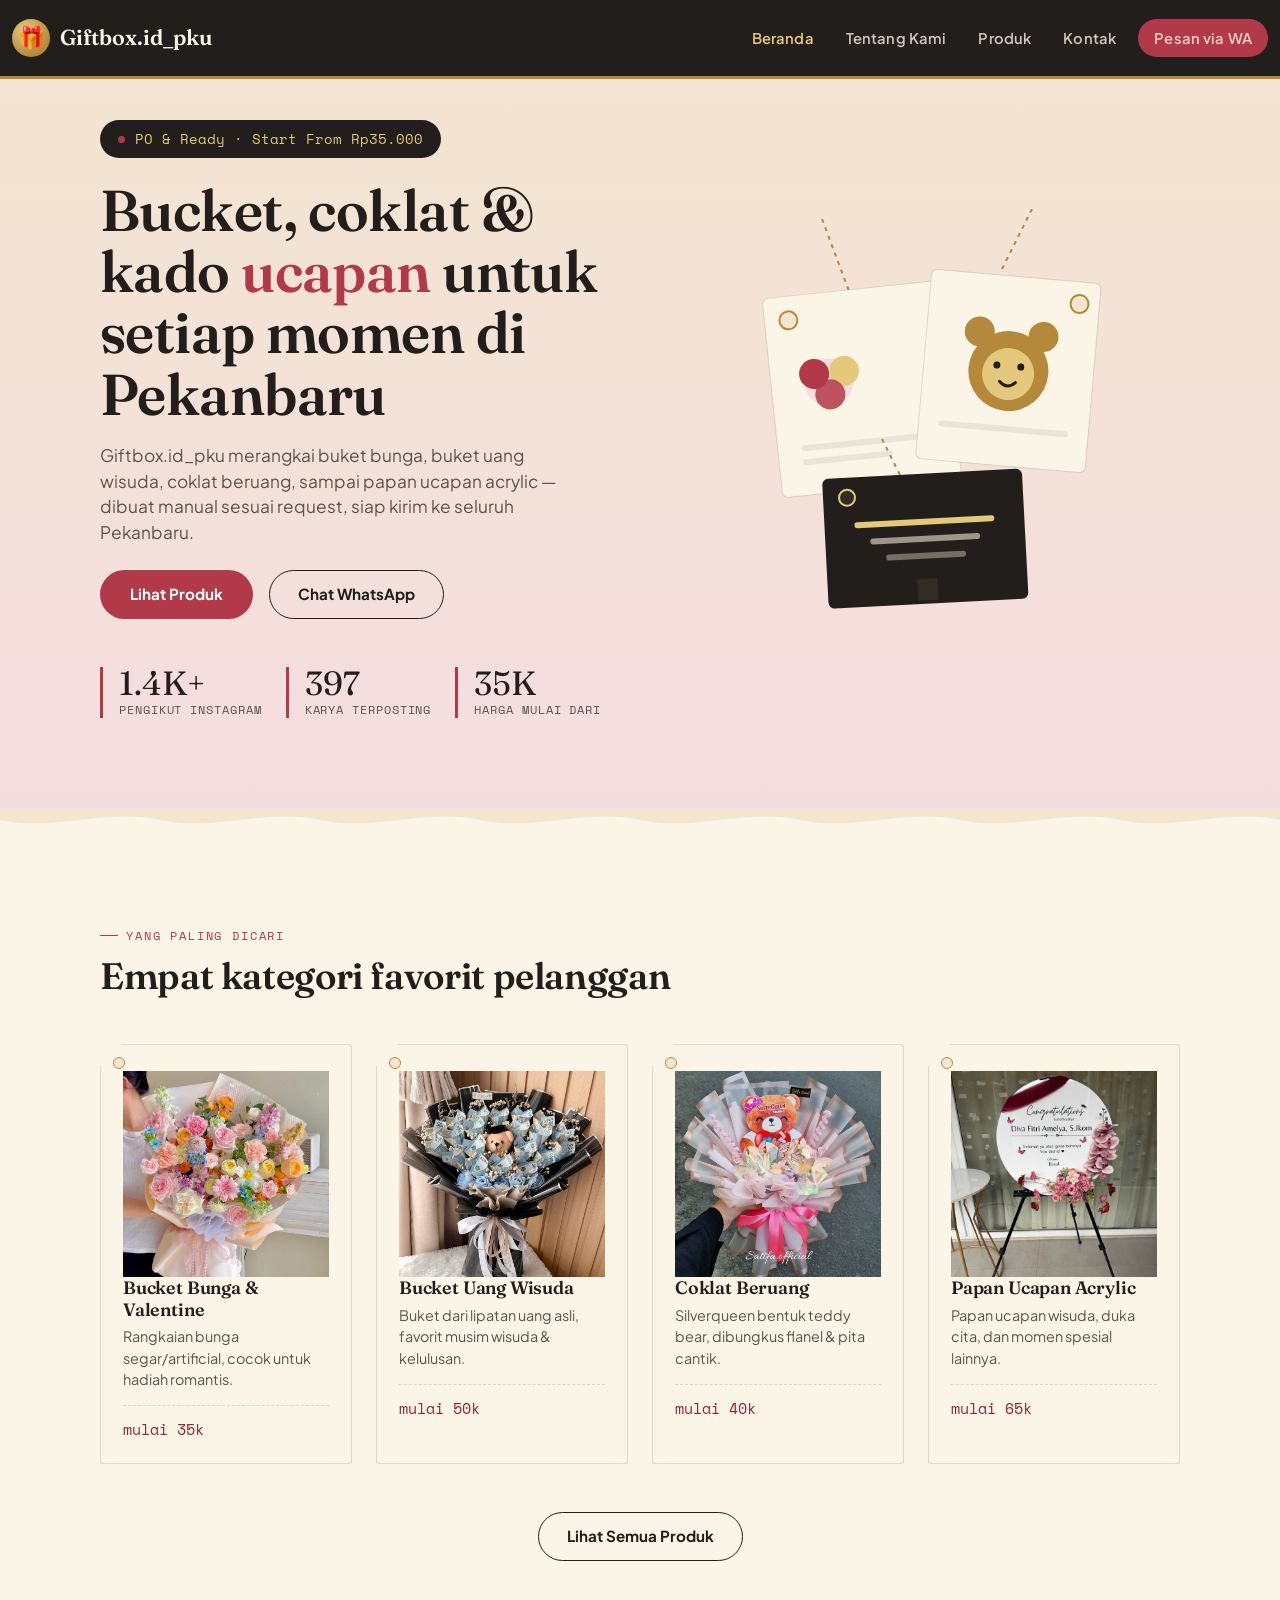
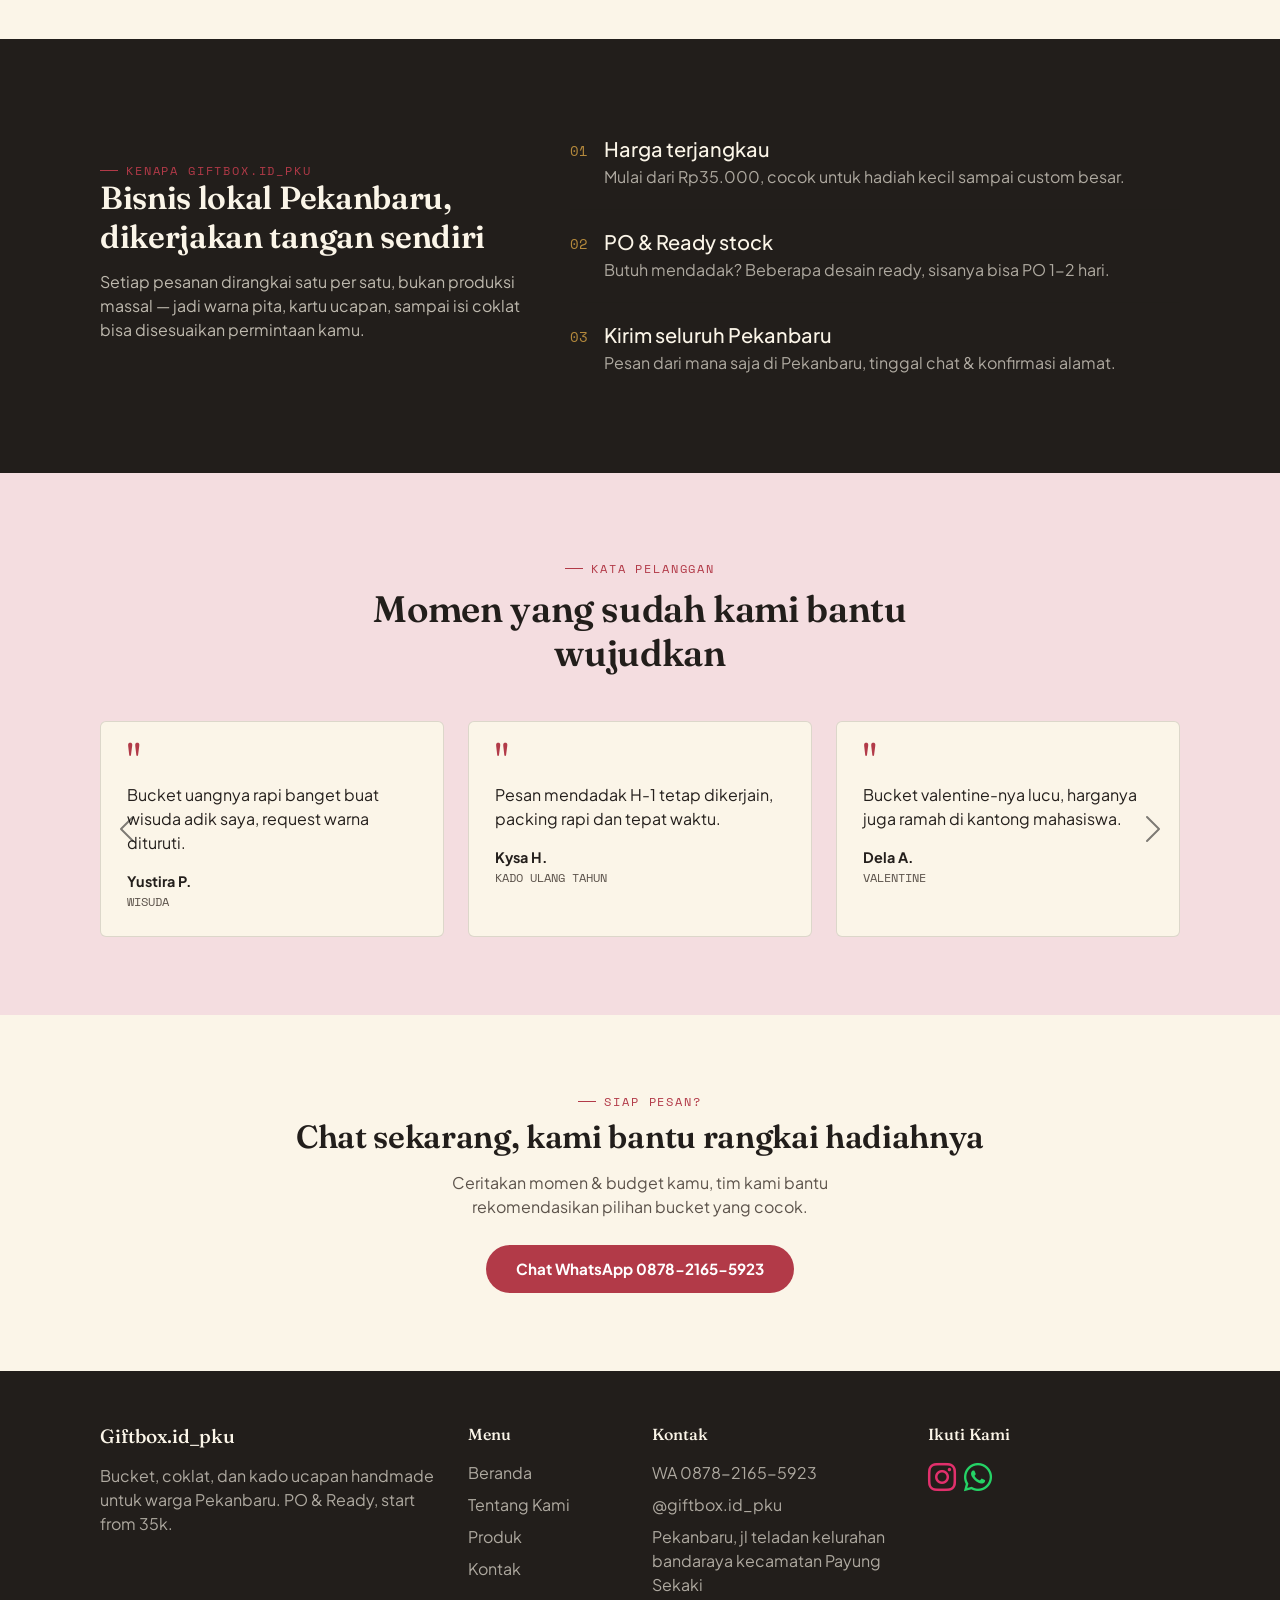
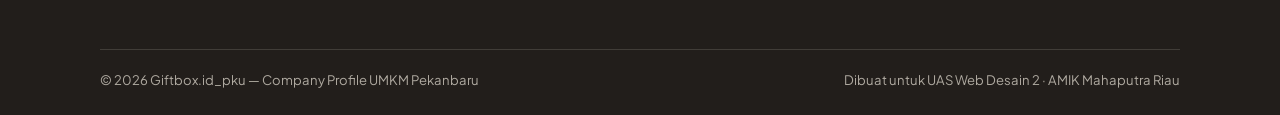
<file: index.html>
<!DOCTYPE html>
<html lang="id">
<head>
<meta charset="UTF-8">
<meta name="viewport" content="width=device-width, initial-scale=1.0">
<title>Giftbox.id_pku — Bucket &amp; Gift Pekanbaru</title>
<meta name="description" content="Giftbox.id_pku — bucket valentine, buket uang wisuda, coklat beruang, papan ucapan acrylic. PO &amp; Ready, mulai 35k, kirim area Pekanbaru.">

<link rel="preconnect" href="https://fonts.googleapis.com">
<link href="https://fonts.googleapis.com/css2?family=Fraunces:opsz,wght@9..144,500;9..144,600;9..144,700&family=Plus+Jakarta+Sans:wght@400;500;600;700;800&family=Space+Mono:wght@400;700&display=swap" rel="stylesheet">
<link rel="stylesheet" href="https://cdnjs.cloudflare.com/ajax/libs/bootstrap/5.3.3/css/bootstrap.min.css">
<link rel="stylesheet" href="style.css">
<link rel="stylesheet" href="https://cdnjs.cloudflare.com/ajax/libs/font-awesome/6.5.0/css/all.min.css">
</head>
<body>

<!-- ============================== NAVBAR ============================== -->
<nav class="navbar navbar-expand-lg gb-navbar fixed-top px-0">
  <div class="container-fluid">
    <a class="navbar-brand" href="index.html">
      <span class="brand-mark">🎁</span> Giftbox.id_pku
    </a>
    <button class="navbar-toggler" type="button" data-bs-toggle="collapse" data-bs-target="#gbNav">
      <span class="navbar-toggler-icon"></span>
    </button>
    <div class="collapse navbar-collapse" id="gbNav">
      <ul class="navbar-nav ms-auto align-items-lg-center">
        <li class="nav-item"><a class="nav-link active" data-page="index.html" href="index.html">Beranda</a></li>
        <li class="nav-item"><a class="nav-link" data-page="about.html" href="about.html">Tentang Kami</a></li>
        <li class="nav-item"><a class="nav-link" data-page="produk.html" href="produk.html">Produk</a></li>
        <li class="nav-item"><a class="nav-link" data-page="kontak.html" href="kontak.html">Kontak</a></li>
        <li class="nav-item"><a class="nav-link nav-cta" href="https://wa.me/6287821655923" target="_blank">Pesan via WA</a></li>
      </ul>
    </div>
  </div>
</nav>

<!-- ============================== HERO ============================== -->
<header class="hero" style="padding-top:120px;">
  <div class="container-narrow">
    <div class="row align-items-center g-5">
      <div class="col-lg-6">
        <span class="price-badge"><span class="dot"></span>PO &amp; Ready · Start From Rp35.000</span>
        <h1>Bucket, coklat &amp; kado <em>ucapan</em> untuk setiap momen di Pekanbaru</h1>
        <p class="lead-text">Giftbox.id_pku merangkai buket bunga, buket uang wisuda, coklat beruang, sampai papan ucapan acrylic — dibuat manual sesuai request, siap kirim ke seluruh Pekanbaru.</p>
        <div class="d-flex flex-wrap gap-3 mt-4">
          <a href="produk.html" class="btn-gb-primary">Lihat Produk</a>
          <a href="https://wa.me/6287821655923" target="_blank" class="btn-gb-outline">Chat WhatsApp</a>
        </div>
        <div class="d-flex gap-4 mt-5 flex-wrap">
          <div class="stat-box"><div class="num">1.4K+</div><div class="label">Pengikut Instagram</div></div>
          <div class="stat-box"><div class="num">397</div><div class="label">Karya Terposting</div></div>
          <div class="stat-box"><div class="num">35K</div><div class="label">Harga Mulai Dari</div></div>
        </div>
      </div>

      <div class="col-lg-6">
        <div class="hero-art">
          <svg viewBox="0 0 440 420" xmlns="http://www.w3.org/2000/svg">
            <!-- string 1 -->
            <line x1="120" y1="10" x2="150" y2="90" stroke="#B4893C" stroke-width="2" stroke-dasharray="4 5"/>
            <!-- tag: bucket bunga -->
            <g transform="translate(60,90) rotate(-6)">
              <rect x="0" y="0" width="180" height="200" rx="6" fill="#FBF5E8" stroke="#22201d22"/>
              <circle cx="24" cy="24" r="9" fill="#F3E6CF" stroke="#B4893C" stroke-width="2"/>
              <g transform="translate(28,60)">
                <circle cx="30" cy="30" r="24" fill="#F4DDE0"/>
                <circle cx="16" cy="20" r="15" fill="#B23A48"/>
                <circle cx="46" cy="20" r="15" fill="#E4C97C"/>
                <circle cx="30" cy="42" r="15" fill="#B23A48" opacity="0.85"/>
              </g>
              <rect x="24" y="150" width="132" height="6" rx="3" fill="#221E1B" opacity="0.08"/>
              <rect x="24" y="164" width="90" height="6" rx="3" fill="#221E1B" opacity="0.08"/>
            </g>
            <!-- string 2 -->
            <line x1="330" y1="0" x2="300" y2="60" stroke="#B4893C" stroke-width="2" stroke-dasharray="4 5"/>
            <!-- tag: coklat beruang -->
            <g transform="translate(230,60) rotate(5)">
              <rect x="0" y="0" width="170" height="190" rx="6" fill="#FBF5E8" stroke="#22201d22"/>
              <circle cx="150" cy="22" r="9" fill="#F3E6CF" stroke="#B4893C" stroke-width="2"/>
              <g transform="translate(35,40)">
                <circle cx="50" cy="55" r="40" fill="#B4893C"/>
                <circle cx="18" cy="18" r="15" fill="#B4893C"/>
                <circle cx="82" cy="18" r="15" fill="#B4893C"/>
                <circle cx="50" cy="58" r="26" fill="#E4C97C"/>
                <circle cx="38" cy="50" r="3.5" fill="#221E1B"/>
                <circle cx="62" cy="50" r="3.5" fill="#221E1B"/>
                <path d="M42 66 Q50 74 58 66" stroke="#221E1B" stroke-width="3" fill="none" stroke-linecap="round"/>
              </g>
              <rect x="20" y="150" width="130" height="6" rx="3" fill="#221E1B" opacity="0.08"/>
            </g>
            <!-- string 3 -->
            <line x1="180" y1="230" x2="200" y2="270" stroke="#B4893C" stroke-width="2" stroke-dasharray="4 5"/>
            <!-- tag: papan acrylic -->
            <g transform="translate(120,270) rotate(-3)">
              <rect x="0" y="0" width="200" height="130" rx="6" fill="#221E1B"/>
              <circle cx="24" cy="20" r="8" fill="#322C27" stroke="#E4C97C" stroke-width="2"/>
              <rect x="30" y="45" width="140" height="6" rx="3" fill="#E4C97C"/>
              <rect x="45" y="62" width="110" height="6" rx="3" fill="#F3E6CF" opacity="0.6"/>
              <rect x="60" y="79" width="80" height="6" rx="3" fill="#F3E6CF" opacity="0.4"/>
              <rect x="90" y="105" width="20" height="22" fill="#322C27"/>
            </g>
          </svg>
        </div>
      </div>
    </div>
  </div>
</header>
<svg class="torn-divider" viewBox="0 0 1200 34" preserveAspectRatio="none"><path d="M0,34 L0,14 C50,26 100,2 150,14 C200,26 250,2 300,14 C350,26 400,2 450,14 C500,26 550,2 600,14 C650,26 700,2 750,14 C800,26 850,2 900,14 C950,26 1000,2 1050,14 C1100,26 1150,2 1200,14 L1200,34 Z"></path></svg>

<!-- ============================== KATEGORI HIGHLIGHT ============================== -->
<section class="section-cream2">
  <div class="container-narrow">
    <div class="section-head">
      <span class="eyebrow">Yang Paling Dicari</span>
      <h2>Empat kategori favorit pelanggan</h2>
    </div>
    <div class="row g-4">

      <div class="col-md-6 col-lg-3 product-col">
        <div class="tag-card">
          <span class="tag-hole"></span>
        
          <img src="pastel.jpeg" alt="">
          <h4>Bucket Bunga &amp; Valentine</h4>
          <p>Rangkaian bunga segar/artificial, cocok untuk hadiah romantis.</p>
          <div class="tag-price">mulai 35k</div>
        </div>
      </div>

      <div class="col-md-6 col-lg-3 product-col">
        <div class="tag-card">
          <span class="tag-hole"></span>
          <img src="wisudabesar.jpeg" alt="">
          <h4>Bucket Uang Wisuda</h4>
          <p>Buket dari lipatan uang asli, favorit musim wisuda &amp; kelulusan.</p>
          <div class="tag-price">mulai 50k</div>
        </div>
      </div>

      <div class="col-md-6 col-lg-3 product-col">
        <div class="tag-card">
          <span class="tag-hole"></span>
          <img src="coklatbesar.jpeg" alt="">
          <h4>Coklat Beruang</h4>
          <p>Silverqueen bentuk teddy bear, dibungkus flanel &amp; pita cantik.</p>
          <div class="tag-price">mulai 40k</div>
        </div>
      </div>

      <div class="col-md-6 col-lg-3 product-col">
        <div class="tag-card">
          <span class="tag-hole"></span>
          <img src="papan.jpeg" alt="">
          <h4>Papan Ucapan Acrylic</h4>
          <p>Papan ucapan wisuda, duka cita, dan momen spesial lainnya.</p>
          <div class="tag-price">mulai 65k</div>
        </div>
      </div>

    </div>
    <div class="text-center mt-5">
      <a href="produk.html" class="btn-gb-outline">Lihat Semua Produk</a>
    </div>
  </div>
</section>

<!-- ============================== KENAPA PILIH KAMI ============================== -->
<section class="section-dark">
  <div class="container-narrow">
    <div class="row g-5 align-items-center">
      <div class="col-lg-5">
        <span class="eyebrow">Kenapa Giftbox.id_pku</span>
        <h2>Bisnis lokal Pekanbaru, dikerjakan tangan sendiri</h2>
        <p style="color:rgba(251,245,232,0.72); margin-top:14px;">Setiap pesanan dirangkai satu per satu, bukan produksi massal — jadi warna pita, kartu ucapan, sampai isi coklat bisa disesuaikan permintaan kamu.</p>
      </div>
      <div class="col-lg-7">
        <div class="value-row">
          <div class="value-num">01</div>
          <div><h5 class="mb-1" style="color:var(--cream-2)">Harga terjangkau</h5><p class="mb-0" style="color:rgba(251,245,232,0.65)">Mulai dari Rp35.000, cocok untuk hadiah kecil sampai custom besar.</p></div>
        </div>
        <div class="value-row">
          <div class="value-num">02</div>
          <div><h5 class="mb-1" style="color:var(--cream-2)">PO &amp; Ready stock</h5><p class="mb-0" style="color:rgba(251,245,232,0.65)">Butuh mendadak? Beberapa desain ready, sisanya bisa PO 1-2 hari.</p></div>
        </div>
        <div class="value-row">
          <div class="value-num">03</div>
          <div><h5 class="mb-1" style="color:var(--cream-2)">Kirim seluruh Pekanbaru</h5><p class="mb-0" style="color:rgba(251,245,232,0.65)">Pesan dari mana saja di Pekanbaru, tinggal chat &amp; konfirmasi alamat.</p></div>
        </div>
      </div>
    </div>
  </div>
</section>

<!-- ============================== TESTIMONI CAROUSEL ============================== -->
<section class="section-blush">
  <div class="container-narrow">
    <div class="section-head mx-auto text-center">
      <span class="eyebrow">Kata Pelanggan</span>
      <h2>Momen yang sudah kami bantu wujudkan</h2>
    </div>

    <div id="testiCarousel" class="carousel slide" data-bs-ride="carousel" data-bs-interval="2500">
      <div class="carousel-inner">
        <div class="carousel-item active">
          <div class="row justify-content-center g-4">
            <div class="col-md-4">
              <div class="testi-card"><span class="quote-mark">"</span><p>Bucket uangnya rapi banget buat wisuda adik saya, request warna dituruti.</p><div class="testi-name">Yustira P.</div><div class="testi-role">Wisuda</div></div>
            </div>
            <div class="col-md-4">
              <div class="testi-card"><span class="quote-mark">"</span><p>Pesan mendadak H-1 tetap dikerjain, packing rapi dan tepat waktu.</p><div class="testi-name">Kysa H.</div><div class="testi-role">Kado Ulang Tahun</div></div>
            </div>
            <div class="col-md-4">
              <div class="testi-card"><span class="quote-mark">"</span><p>Bucket valentine-nya lucu, harganya juga ramah di kantong mahasiswa.</p><div class="testi-name">Dela A.</div><div class="testi-role">Valentine</div></div>
            </div>
          </div>
        </div>
        <div class="carousel-item">
          <div class="row justify-content-center g-4">
            <div class="col-md-4">
              <div class="testi-card"><span class="quote-mark">"</span><p>Coklat beruangnya besar dan rapi, pas buat kejutan ke pacar.</p><div class="testi-name">Rifqi S.</div><div class="testi-role">Coklat Beruang</div></div>
            </div>
            <div class="col-md-4">
              <div class="testi-card"><span class="quote-mark">"</span><p>Papan acryliknya elegan buat acara wisuda kampus, fast respon juga.</p><div class="testi-name">Nadia F.</div><div class="testi-role">Papan Ucapan</div></div>
            </div>
            <div class="col-md-4">
              <div class="testi-card"><span class="quote-mark">"</span><p>Sudah 3x order di sini, konsisten bagus dan tepat waktu terus.</p><div class="testi-name">Bagas W.</div><div class="testi-role">Pelanggan Tetap</div></div>
            </div>
          </div>
        </div>
      </div>
      <button class="carousel-control-prev" type="button" data-bs-target="#testiCarousel" data-bs-slide="prev" style="filter:invert(1);width:5%;">
        <span class="carousel-control-prev-icon"></span>
      </button>
      <button class="carousel-control-next" type="button" data-bs-target="#testiCarousel" data-bs-slide="next" style="filter:invert(1);width:5%;">
        <span class="carousel-control-next-icon"></span>
      </button>
    </div>
  </div>
</section>

<!-- ============================== CTA ============================== -->
<section class="section-cream2">
  <div class="container-narrow text-center">
    <span class="eyebrow d-flex justify-content-center">Siap Pesan?</span>
    <h2 class="mt-2">Chat sekarang, kami bantu rangkai hadiahnya</h2>
    <p style="color:var(--ink-soft); max-width:480px; margin:14px auto 26px;">Ceritakan momen &amp; budget kamu, tim kami bantu rekomendasikan pilihan bucket yang cocok.</p>
    <a href="https://wa.me/6287821655923" target="_blank" class="btn-gb-primary">Chat WhatsApp 0878-2165-5923</a>
  </div>
</section>

<!-- ============================== FOOTER ============================== -->
<footer class="gb-footer">
  <div class="container-narrow">
    <div class="row g-4">
      <div class="col-md-4">
        <h5>Giftbox.id_pku</h5>
        <p class="mt-3">Bucket, coklat, dan kado ucapan handmade untuk warga Pekanbaru. PO &amp; Ready, start from 35k.</p>
      </div>
      <div class="col-md-2">
        <h5 style="font-size:1rem;">Menu</h5>
        <ul class="list-unstyled mt-3">
          <li class="mb-2"><a href="index.html">Beranda</a></li>
          <li class="mb-2"><a href="about.html">Tentang Kami</a></li>
          <li class="mb-2"><a href="produk.html">Produk</a></li>
          <li class="mb-2"><a href="kontak.html">Kontak</a></li>
        </ul>
      </div>
      <div class="col-md-3">
        <h5 style="font-size:1rem;">Kontak</h5>
        <ul class="list-unstyled mt-3">
          <li class="mb-2">WA 0878-2165-5923</li>
          <li class="mb-2">@giftbox.id_pku</li>
          <li class="mb-2">Pekanbaru, jl teladan kelurahan bandaraya kecamatan Payung Sekaki</li>
        </ul>
      </div>
      <div class="col-md-3">
        <h5 style="font-size:1rem;">Ikuti Kami</h5>
        <div class="d-flex gap-2 mt-3">
          <a href="https://instagram.com/giftbox.id_pku" target="_blank" style="color: #E1306C;">
          <i class="fab fa-instagram fa-2x"></i>
          </a>
          <a href="https://wa.me/6287821655923" target="_blank" style="color: #25D366;">
          <i class="fab fa-whatsapp fa-2x"></i>
          </a>
        </div>
      </div>
    </div>
    <div class="footer-bottom">
      <span>© 2026 Giftbox.id_pku — Company Profile UMKM Pekanbaru</span>
      <span>Dibuat untuk UAS Web Desain 2 · AMIK Mahaputra Riau</span>
    </div>
  </div>
</footer>

<script src="https://cdnjs.cloudflare.com/ajax/libs/bootstrap/5.3.3/js/bootstrap.bundle.min.js"></script>
<script src="main.js"></script>
</body>
</html>
</file>
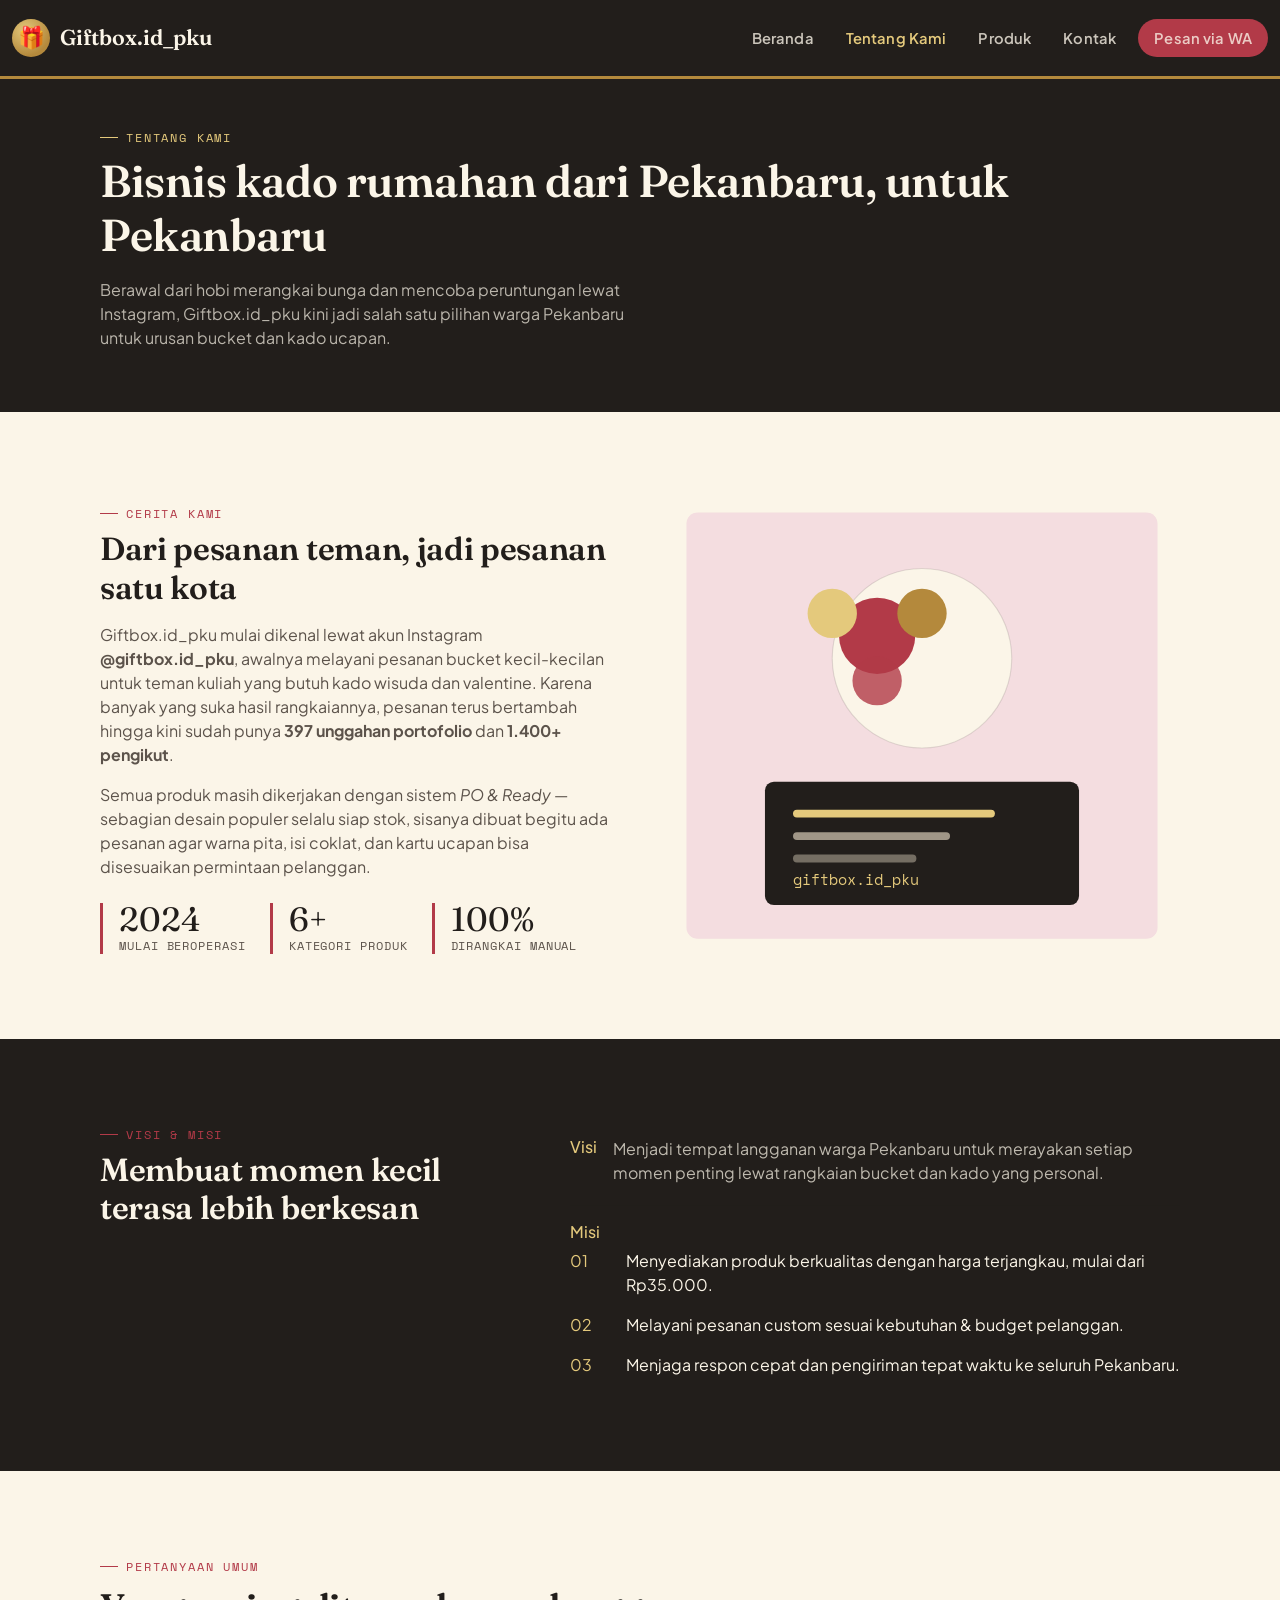
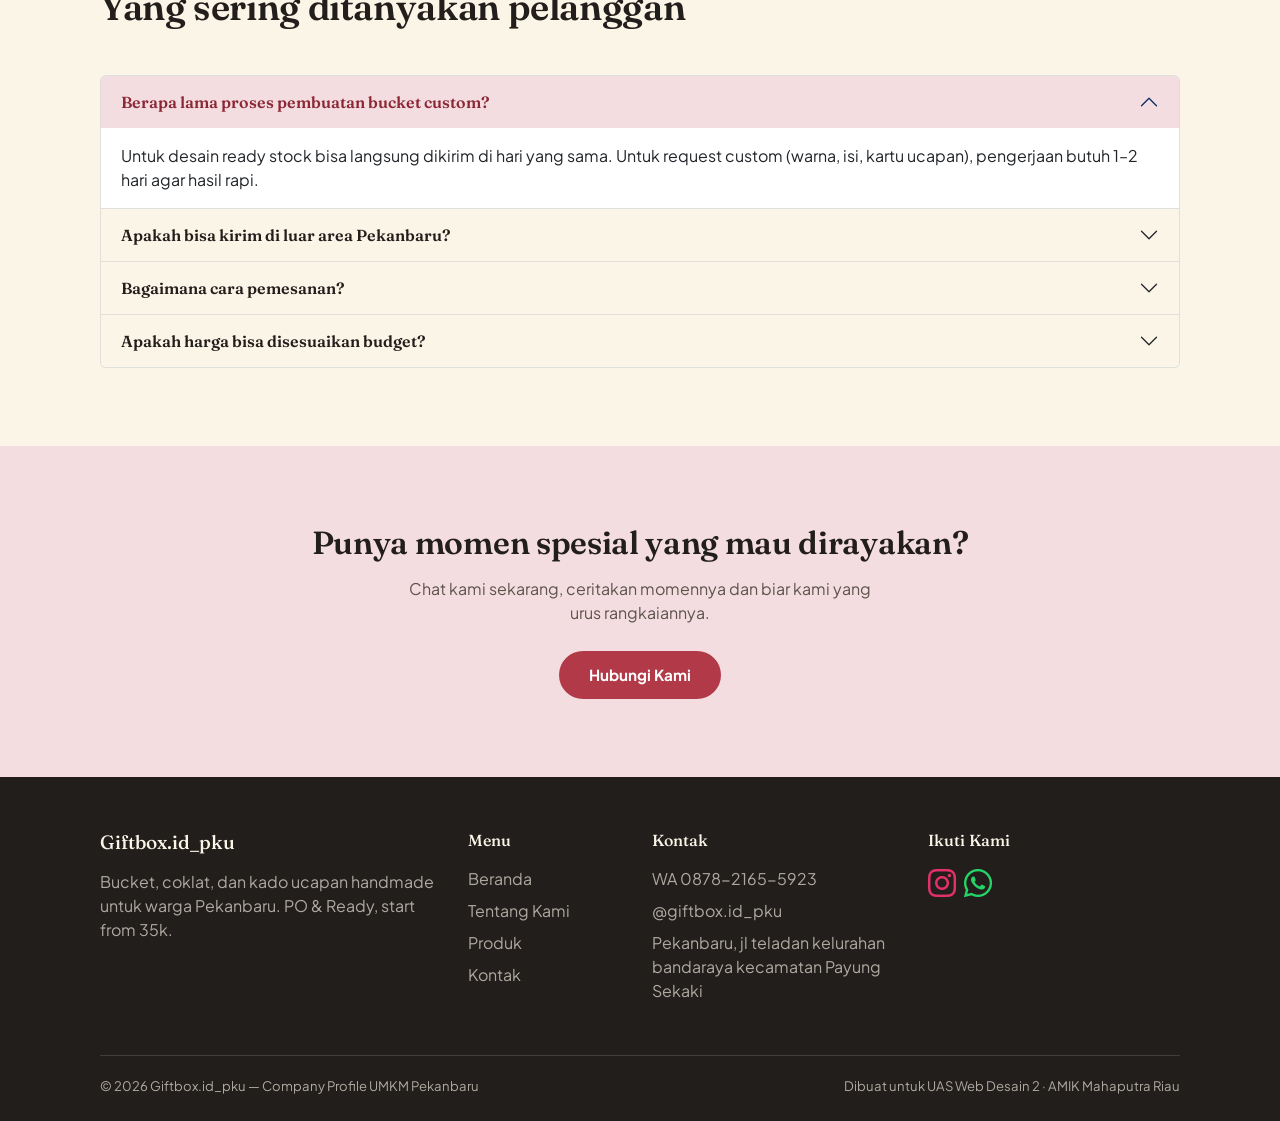
<file: about.html>
<!DOCTYPE html>
<html lang="id">
<head>
<meta charset="UTF-8">
<meta name="viewport" content="width=device-width, initial-scale=1.0">
<title>Tentang Kami — Giftbox.id_pku</title>

<link rel="preconnect" href="https://fonts.googleapis.com">
<link href="https://fonts.googleapis.com/css2?family=Fraunces:opsz,wght@9..144,500;9..144,600;9..144,700&family=Plus+Jakarta+Sans:wght@400;500;600;700;800&family=Space+Mono:wght@400;700&display=swap" rel="stylesheet">
<link rel="stylesheet" href="https://cdnjs.cloudflare.com/ajax/libs/bootstrap/5.3.3/css/bootstrap.min.css">
<link rel="stylesheet" href="style.css">
<link rel="stylesheet" href="https://cdnjs.cloudflare.com/ajax/libs/font-awesome/6.5.0/css/all.min.css">
</head>
<body>

<!-- ============================== NAVBAR ============================== -->
<nav class="navbar navbar-expand-lg gb-navbar fixed-top 0px">
  <div class="container-fluid">
    <a class="navbar-brand" href="index.html"><span class="brand-mark">🎁</span> Giftbox.id_pku</a>
    <button class="navbar-toggler" type="button" data-bs-toggle="collapse" data-bs-target="#gbNav">
      <span class="navbar-toggler-icon"></span>
    </button>
    <div class="collapse navbar-collapse" id="gbNav">
      <ul class="navbar-nav ms-auto align-items-lg-center">
        <li class="nav-item"><a class="nav-link" data-page="index.html" href="index.html">Beranda</a></li>
        <li class="nav-item"><a class="nav-link active" data-page="about.html" href="about.html">Tentang Kami</a></li>
        <li class="nav-item"><a class="nav-link" data-page="produk.html" href="produk.html">Produk</a></li>
        <li class="nav-item"><a class="nav-link" data-page="kontak.html" href="kontak.html">Kontak</a></li>
        <li class="nav-item"><a class="nav-link nav-cta" href="https://wa.me/6287821655923" target="_blank">Pesan via WA</a></li>
      </ul>
    </div>
  </div>
</nav>

<!-- ============================== PAGE HEADER ============================== -->
<header class="page-header" style="padding-top:120px;">
  <div class="container-narrow">
    <span class="eyebrow">Tentang Kami</span>
    <h1 class="mt-2">Bisnis kado rumahan dari Pekanbaru, untuk Pekanbaru</h1>
    <p class="mt-3">Berawal dari hobi merangkai bunga dan mencoba peruntungan lewat Instagram, Giftbox.id_pku kini jadi salah satu pilihan warga Pekanbaru untuk urusan bucket dan kado ucapan.</p>
  </div>
</header>

<!-- ============================== CERITA ============================== -->
<section class="section-cream2">
  <div class="container-narrow">
    <div class="row g-5 align-items-center">
      <div class="col-lg-6">
        <span class="eyebrow">Cerita Kami</span>
        <h2 class="mt-2">Dari pesanan teman, jadi pesanan satu kota</h2>
        <p class="mt-3" style="color:var(--ink-soft);">Giftbox.id_pku mulai dikenal lewat akun Instagram <strong>@giftbox.id_pku</strong>, awalnya melayani pesanan bucket kecil-kecilan untuk teman kuliah yang butuh kado wisuda dan valentine. Karena banyak yang suka hasil rangkaiannya, pesanan terus bertambah hingga kini sudah punya <strong>397 unggahan portofolio</strong> dan <strong>1.400+ pengikut</strong>.</p>
        <p style="color:var(--ink-soft);">Semua produk masih dikerjakan dengan sistem <em>PO &amp; Ready</em> — sebagian desain populer selalu siap stok, sisanya dibuat begitu ada pesanan agar warna pita, isi coklat, dan kartu ucapan bisa disesuaikan permintaan pelanggan.</p>
        <div class="d-flex gap-4 mt-4 flex-wrap">
          <div class="stat-box"><div class="num">2024</div><div class="label">Mulai Beroperasi</div></div>
          <div class="stat-box"><div class="num">6+</div><div class="label">Kategori Produk</div></div>
          <div class="stat-box"><div class="num">100%</div><div class="label">Dirangkai Manual</div></div>
        </div>
      </div>
      <div class="col-lg-6">
        <svg viewBox="0 0 460 420" xmlns="http://www.w3.org/2000/svg" style="width:100%;">
          <rect x="20" y="20" width="420" height="380" rx="10" fill="#F4DDE0"/>
          <circle cx="230" cy="150" r="80" fill="#FBF5E8" stroke="#22201d1f"/>
          <g transform="translate(150,90)">
            <circle cx="40" cy="40" r="34" fill="#B23A48"/>
            <circle cx="0" cy="20" r="22" fill="#E4C97C"/>
            <circle cx="80" cy="20" r="22" fill="#B4893C"/>
            <circle cx="40" cy="80" r="22" fill="#B23A48" opacity="0.8"/>
          </g>
          <rect x="90" y="260" width="280" height="110" rx="8" fill="#221E1B"/>
          <rect x="115" y="285" width="180" height="7" rx="3.5" fill="#E4C97C"/>
          <rect x="115" y="305" width="140" height="7" rx="3.5" fill="#F3E6CF" opacity="0.6"/>
          <rect x="115" y="325" width="110" height="7" rx="3.5" fill="#F3E6CF" opacity="0.4"/>
          <text x="115" y="352" font-family="Space Mono, monospace" font-size="13" fill="#E4C97C">giftbox.id_pku</text>
        </svg>
      </div>
    </div>
  </div>
</section>

<!-- ============================== VISI MISI ============================== -->
<section class="section-dark">
  <div class="container-narrow">
    <div class="row g-5">
      <div class="col-lg-5">
        <span class="eyebrow">Visi &amp; Misi</span>
        <h2 class="mt-2">Membuat momen kecil terasa lebih berkesan</h2>
      </div>
      <div class="col-lg-7">
        <div class="value-row">
          <h6 style="color:#E4C97C">Visi</h6>
          <div><p class="mb-0" style="color:rgba(251,245,232,0.72);">Menjadi tempat langganan warga Pekanbaru untuk merayakan setiap momen penting lewat rangkaian bucket dan kado yang personal.</p></div>
        </div>
        <div class="mt-3">
  <h6 style="color:#E4C97C">Misi</h6>

  <div class="d-flex gap-3 mb-3">
    <span style="color:#E4C97C; min-width: 40px;">01</span>
    <p class="mb-0">Menyediakan produk berkualitas dengan harga terjangkau, mulai dari Rp35.000.</p>
  </div>

  <div class="d-flex gap-3 mb-3">
    <span style="color:#E4C97C; min-width: 40px;">02</span>
    <p class="mb-0">Melayani pesanan custom sesuai kebutuhan & budget pelanggan.</p>
  </div>

  <div class="d-flex gap-3 mb-3">
    <span style="color:#E4C97C; min-width: 40px;">03</span>
    <p class="mb-0">Menjaga respon cepat dan pengiriman tepat waktu ke seluruh Pekanbaru.</p>
  </div>
</div>
      </div>
    </div>
  </div>
</section>

<!-- ============================== FAQ ACCORDION ============================== -->
<section class="section-cream2">
  <div class="container-narrow">
    <div class="section-head">
      <span class="eyebrow">Pertanyaan Umum</span>
      <h2>Yang sering ditanyakan pelanggan</h2>
    </div>
    <div class="accordion accordion-gb" id="faqAccordion">

      <div class="accordion-item">
        <h2 class="accordion-header">
          <button class="accordion-button" type="button" data-bs-toggle="collapse" data-bs-target="#faq1">
            Berapa lama proses pembuatan bucket custom?
          </button>
        </h2>
        <div id="faq1" class="accordion-collapse collapse show" data-bs-parent="#faqAccordion">
          <div class="accordion-body">Untuk desain ready stock bisa langsung dikirim di hari yang sama. Untuk request custom (warna, isi, kartu ucapan), pengerjaan butuh 1–2 hari agar hasil rapi.</div>
        </div>
      </div>

      <div class="accordion-item">
        <h2 class="accordion-header">
          <button class="accordion-button collapsed" type="button" data-bs-toggle="collapse" data-bs-target="#faq2">
            Apakah bisa kirim di luar area Pekanbaru?
          </button>
        </h2>
        <div id="faq2" class="accordion-collapse collapse" data-bs-parent="#faqAccordion">
          <div class="accordion-body">Saat ini pengiriman difokuskan untuk area Pekanbaru dan sekitarnya. Untuk luar kota, silakan chat WhatsApp dulu untuk cek ongkir dan opsi pengiriman.</div>
        </div>
      </div>

      <div class="accordion-item">
        <h2 class="accordion-header">
          <button class="accordion-button collapsed" type="button" data-bs-toggle="collapse" data-bs-target="#faq3">
            Bagaimana cara pemesanan?
          </button>
        </h2>
        <div id="faq3" class="accordion-collapse collapse" data-bs-parent="#faqAccordion">
          <div class="accordion-body">Kirim chat ke WhatsApp 0878-2165-5923 dengan menyebutkan produk yang diinginkan, budget, dan tanggal pengiriman. Tim kami akan bantu rekomendasikan pilihan yang sesuai.</div>
        </div>
      </div>

      <div class="accordion-item">
        <h2 class="accordion-header">
          <button class="accordion-button collapsed" type="button" data-bs-toggle="collapse" data-bs-target="#faq4">
            Apakah harga bisa disesuaikan budget?
          </button>
        </h2>
        <div id="faq4" class="accordion-collapse collapse" data-bs-parent="#faqAccordion">
          <div class="accordion-body">Bisa. Cukup sampaikan budget kamu saat chat, kami akan bantu sarankan ukuran dan isi bucket yang paling sesuai.</div>
        </div>
      </div>

    </div>
  </div>
</section>

<!-- ============================== CTA ============================== -->
<section class="section-blush text-center">
  <div class="container-narrow">
    <h2>Punya momen spesial yang mau dirayakan?</h2>
    <p style="color:var(--ink-soft); max-width:480px; margin:14px auto 26px;">Chat kami sekarang, ceritakan momennya dan biar kami yang urus rangkaiannya.</p>
    <a href="kontak.html" class="btn-gb-primary">Hubungi Kami</a>
  </div>
</section>

<!-- ============================== FOOTER ============================== -->
<footer class="gb-footer">
  <div class="container-narrow">
    <div class="row g-4">
      <div class="col-md-4">
        <h5>Giftbox.id_pku</h5>
        <p class="mt-3">Bucket, coklat, dan kado ucapan handmade untuk warga Pekanbaru. PO &amp; Ready, start from 35k.</p>
      </div>
      <div class="col-md-2">
        <h5 style="font-size:1rem;">Menu</h5>
        <ul class="list-unstyled mt-3">
          <li class="mb-2"><a href="index.html">Beranda</a></li>
          <li class="mb-2"><a href="about.html">Tentang Kami</a></li>
          <li class="mb-2"><a href="produk.html">Produk</a></li>
          <li class="mb-2"><a href="kontak.html">Kontak</a></li>
        </ul>
      </div>
      <div class="col-md-3">
        <h5 style="font-size:1rem;">Kontak</h5>
        <ul class="list-unstyled mt-3">
          <li class="mb-2">WA 0878-2165-5923</li>
          <li class="mb-2">@giftbox.id_pku</li>
          <li class="mb-2">Pekanbaru, jl teladan kelurahan bandaraya kecamatan Payung Sekaki</li>
        </ul>
      </div>
      <div class="col-md-3">
        <h5 style="font-size:1rem;">Ikuti Kami</h5>
        <div class="d-flex gap-2 mt-3">
          <a href="https://instagram.com/giftbox.id_pku" target="_blank" style="color: #E1306C;">
          <i class="fab fa-instagram fa-2x"></i>
          </a>
          <a href="https://wa.me/6287821655923" target="_blank" style="color: #25D366;">
          <i class="fab fa-whatsapp fa-2x"></i>
          </a>
        </div>
      </div>
    </div>
    <div class="footer-bottom">
      <span>© 2026 Giftbox.id_pku — Company Profile UMKM Pekanbaru</span>
      <span>Dibuat untuk UAS Web Desain 2 · AMIK Mahaputra Riau</span>
    </div>
  </div>
</footer>

<script src="https://cdnjs.cloudflare.com/ajax/libs/bootstrap/5.3.3/js/bootstrap.bundle.min.js"></script>
<script src="main.js"></script>
</body>
</html>
</file>
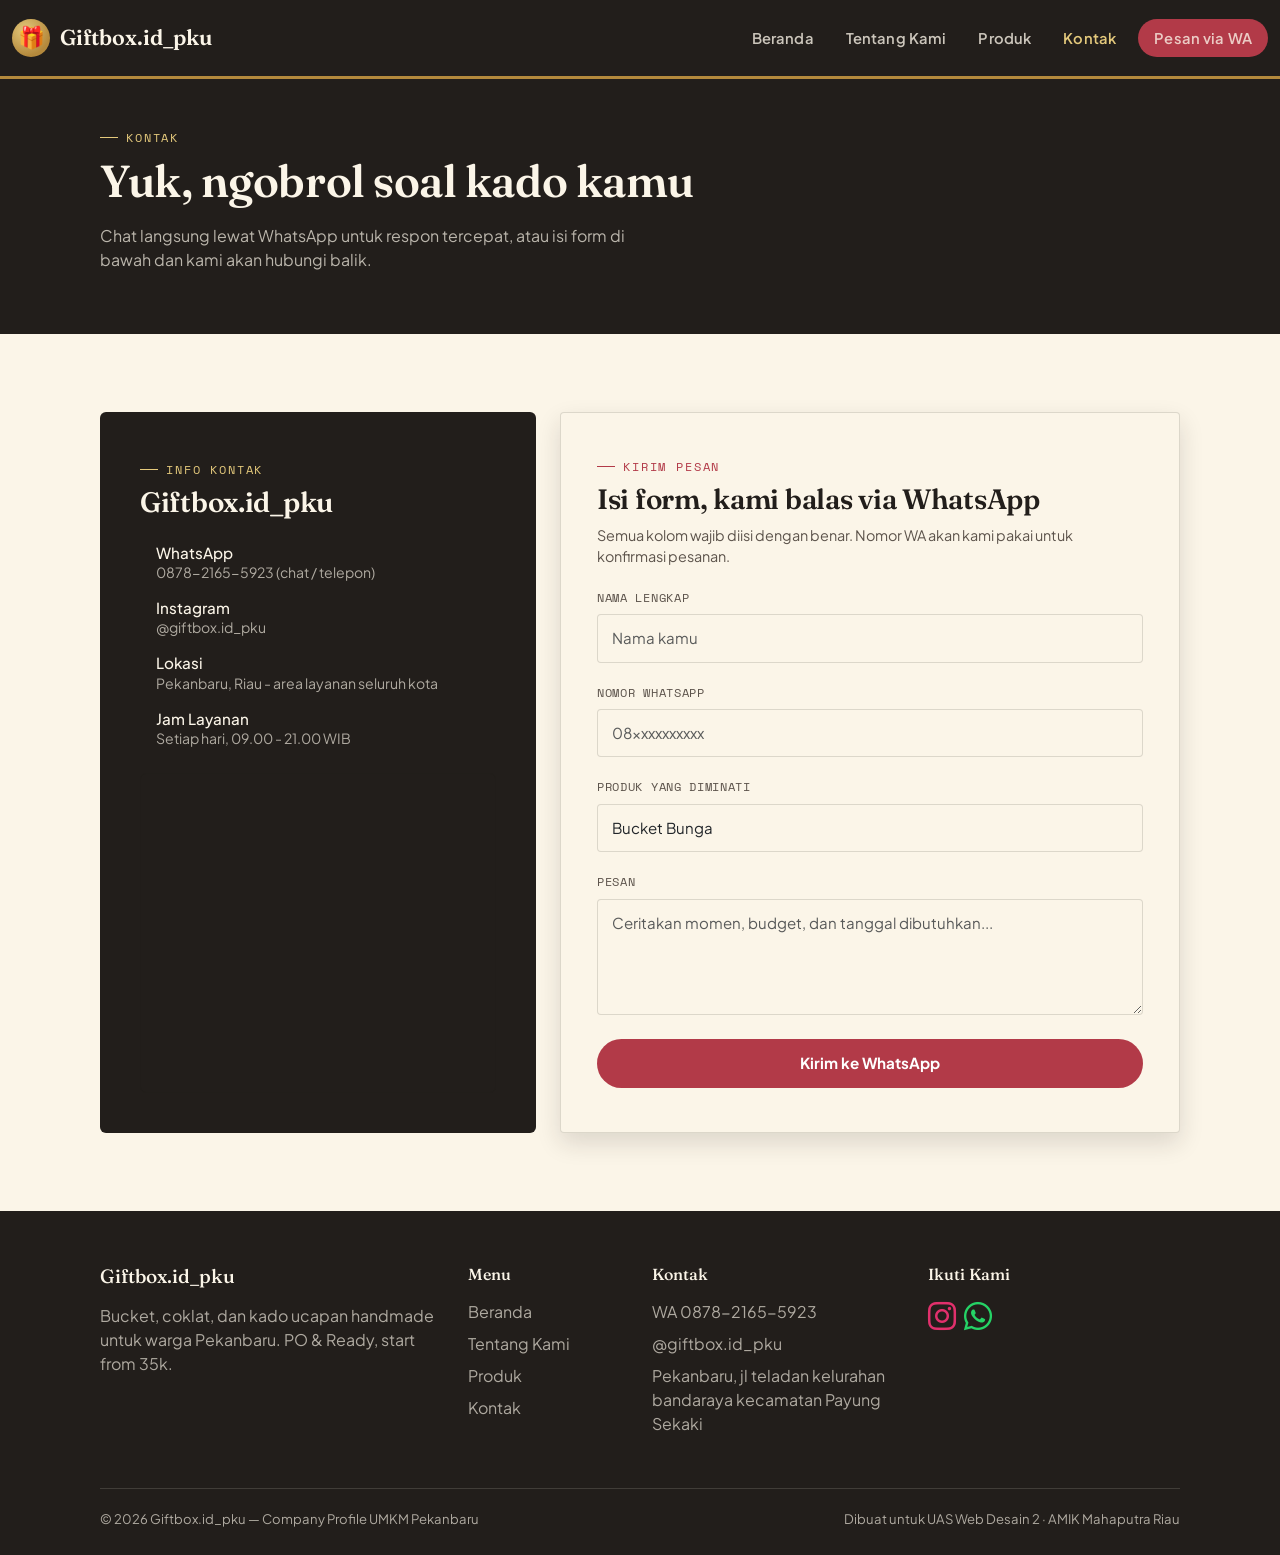
<file: kontak.html>
<!DOCTYPE html>
<html lang="id">
<head>
<meta charset="UTF-8">
<meta name="viewport" content="width=device-width, initial-scale=1.0">
<title>Kontak — Giftbox.id_pku</title>

<link rel="preconnect" href="https://fonts.googleapis.com">
<link href="https://fonts.googleapis.com/css2?family=Fraunces:opsz,wght@9..144,500;9..144,600;9..144,700&family=Plus+Jakarta+Sans:wght@400;500;600;700;800&family=Space+Mono:wght@400;700&display=swap" rel="stylesheet">
<link rel="stylesheet" href="https://cdnjs.cloudflare.com/ajax/libs/bootstrap/5.3.3/css/bootstrap.min.css">
<link rel="stylesheet" href="style.css">
<link rel="stylesheet" href="https://cdnjs.cloudflare.com/ajax/libs/font-awesome/6.5.0/css/all.min.css">
</head>
<body>

<!-- ============================== NAVBAR ============================== -->
<nav class="navbar navbar-expand-lg gb-navbar fixed-top 0px">
  <div class="container-fluid">
    <a class="navbar-brand" href="index.html"><span class="brand-mark">🎁</span> Giftbox.id_pku</a>
    <button class="navbar-toggler" type="button" data-bs-toggle="collapse" data-bs-target="#gbNav">
      <span class="navbar-toggler-icon"></span>
    </button>
    <div class="collapse navbar-collapse" id="gbNav">
      <ul class="navbar-nav ms-auto align-items-lg-center">
        <li class="nav-item"><a class="nav-link" data-page="index.html" href="index.html">Beranda</a></li>
        <li class="nav-item"><a class="nav-link" data-page="about.html" href="about.html">Tentang Kami</a></li>
        <li class="nav-item"><a class="nav-link" data-page="produk.html" href="produk.html">Produk</a></li>
        <li class="nav-item"><a class="nav-link active" data-page="kontak.html" href="kontak.html">Kontak</a></li>
        <li class="nav-item"><a class="nav-link nav-cta" href="https://wa.me/6287821655923" target="_blank">Pesan via WA</a></li>
      </ul>
    </div>
  </div>
</nav>

<!-- ============================== PAGE HEADER ============================== -->
<header class="page-header" style="padding-top:120px;">
  <div class="container-narrow">
    <span class="eyebrow">Kontak</span>
    <h1 class="mt-2">Yuk, ngobrol soal kado kamu</h1>
    <p class="mt-3">Chat langsung lewat WhatsApp untuk respon tercepat, atau isi form di bawah dan kami akan hubungi balik.</p>
  </div>
</header>

<!-- ============================== KONTAK & FORM ============================== -->
<section class="section-cream2">
  <div class="container-narrow">
    <div class="row g-4">

      <!-- Panel info kontak -->
      <div class="col-lg-5">
        <div class="contact-panel h-100">
          <span class="eyebrow">Info Kontak</span>
          <h3 class="mt-2" style="color:var(--cream-2);">Giftbox.id_pku</h3>

 <div class="mt-4">
  <div class="contact-item d-flex gap-3 mb-3">
    <i class="bi bi-whatsapp fs-4" style="color:#E4C97C"></i>
  <div><h5 class="mb-0">WhatsApp</h5><p>0878-2165-5923 (chat / telepon)</p></div>
 </div>

  <div class="contact-item d-flex gap-3 mb-3">
    <i class="bi bi-instagram fs-4" style="color:#E4C97C"></i>
    <div><h5 class="mb-0">Instagram</h5><p>@giftbox.id_pku</p></div>
  </div>

  <div class="contact-item d-flex gap-3 mb-3">
    <i class="bi bi-geo-alt fs-4" style="color:#E4C97C"></i>
    <div><h5 class="mb-0">Lokasi</h5><p>Pekanbaru, Riau - area layanan seluruh kota</p></div>
  </div>

  <div class="contact-item d-flex gap-3 mb-3">
    <i class="bi bi-clock fs-4" style="color:#E4C97C"></i>
    <div><h5 class="mb-0">Jam Layanan</h5><p>Setiap hari, 09.00 - 21.00 WIB</p></div>
  </div>
  </div>

          <div class="map-frame mt-4">
            <iframe src="https://www.google.com/maps/embed?pb=!1m18!1m12!1m3!1d3989.6548852634637!2d101.4037731!3d0.5186031999999999!2m3!1f0!2f0!3f0!3m2!1i1024!2i768!4f13.1!3m3!1m2!1s0x31d5ab0042a00ed3%3A0x67723b6521837329!2sGiftbox!5e0!3m2!1sid!2sid!4v1783420567855!5m2!1sid!2sid" width="600" height="450" style="border:0;" allowfullscreen="" loading="lazy" referrerpolicy="strict-origin-when-cross-origin"
              title="Lokasi Giftbox.id_pku di Pekanbaru lebih tepat nya di jl. teladan kelurahan bandaraya kecamatan Payung Sekaki"></iframe>
          </div>
        </div>
      </div>

      <!-- Form -->
      <div class="col-lg-7">
        <div class="tag-card" style="clip-path:none; padding:36px;">
          <span class="eyebrow">Kirim Pesan</span>
          <h3 class="mt-2">Isi form, kami balas via WhatsApp</h3>
          <p style="color:var(--ink-soft);">Semua kolom wajib diisi dengan benar. Nomor WA akan kami pakai untuk konfirmasi pesanan.</p>

          <div class="alert-gb-success" id="formSuccess"></div>

          <form id="contactForm" class="form-gb mt-3" novalidate>
            <div class="mb-3">
              <label class="form-label" for="cName">Nama Lengkap</label>
              <input type="text" class="form-control" id="cName" placeholder="Nama kamu" required>
              <div class="invalid-feedback">Nama minimal 3 karakter.</div>
            </div>

            <div class="mb-3">
              <label class="form-label" for="cPhone">Nomor WhatsApp</label>
              <input type="text" class="form-control" id="cPhone" placeholder="08xxxxxxxxxx" required>
              <div class="invalid-feedback">Masukkan nomor WA yang valid (angka saja, 9–15 digit).</div>
            </div>

            <div class="mb-3">
              <label class="form-label" for="cCategory">Produk yang Diminati</label>
              <select class="form-control" id="cCategory">
                <option>Bucket Bunga</option>
                <option>Bucket Uang</option>
                <option>Coklat Beruang</option>
                <option>Papan Acrylic</option>
                <option>Parcel &amp; Kado</option>
                <option>Belum tahu, mau tanya-tanya dulu</option>
              </select>
            </div>

            <div class="mb-4">
              <label class="form-label" for="cMessage">Pesan</label>
              <textarea class="form-control" id="cMessage" rows="4" placeholder="Ceritakan momen, budget, dan tanggal dibutuhkan..." required></textarea>
              <div class="invalid-feedback">Pesan minimal 8 karakter.</div>
            </div>

            <button type="submit" class="btn-gb-primary w-100 justify-content-center">Kirim ke WhatsApp</button>
          </form>
        </div>
      </div>

    </div>
  </div>
</section>

<!-- ============================== FOOTER ============================== -->
<footer class="gb-footer">
  <div class="container-narrow">
    <div class="row g-4">
      <div class="col-md-4">
        <h5>Giftbox.id_pku</h5>
        <p class="mt-3">Bucket, coklat, dan kado ucapan handmade untuk warga Pekanbaru. PO &amp; Ready, start from 35k.</p>
      </div>
      <div class="col-md-2">
        <h5 style="font-size:1rem;">Menu</h5>
        <ul class="list-unstyled mt-3">
          <li class="mb-2"><a href="index.html">Beranda</a></li>
          <li class="mb-2"><a href="about.html">Tentang Kami</a></li>
          <li class="mb-2"><a href="produk.html">Produk</a></li>
          <li class="mb-2"><a href="kontak.html">Kontak</a></li>
        </ul>
      </div>
      <div class="col-md-3">
        <h5 style="font-size:1rem;">Kontak</h5>
        <ul class="list-unstyled mt-3">
          <li class="mb-2">WA 0878-2165-5923</li>
          <li class="mb-2">@giftbox.id_pku</li>
          <li class="mb-2">Pekanbaru, jl teladan kelurahan bandaraya kecamatan Payung Sekaki</li>
        </ul>
      </div>
      <div class="col-md-3">
        <h5 style="font-size:1rem;">Ikuti Kami</h5>
        <div class="d-flex gap-2 mt-3">
          <a href="https://instagram.com/giftbox.id_pku" target="_blank" style="color: #E1306C;">
          <i class="fab fa-instagram fa-2x"></i>
          </a>
          <a href="https://wa.me/6287821655923" target="_blank" style="color: #25D366;">
          <i class="fab fa-whatsapp fa-2x"></i>
          </a>
        </div>
      </div>
    </div>
    <div class="footer-bottom">
      <span>© 2026 Giftbox.id_pku — Company Profile UMKM Pekanbaru</span>
      <span>Dibuat untuk UAS Web Desain 2 · AMIK Mahaputra Riau</span>
    </div>
  </div>
</footer>

<script src="https://cdnjs.cloudflare.com/ajax/libs/bootstrap/5.3.3/js/bootstrap.bundle.min.js"></script>
<script src="main.js"></script>
</body>
</html>
</file>
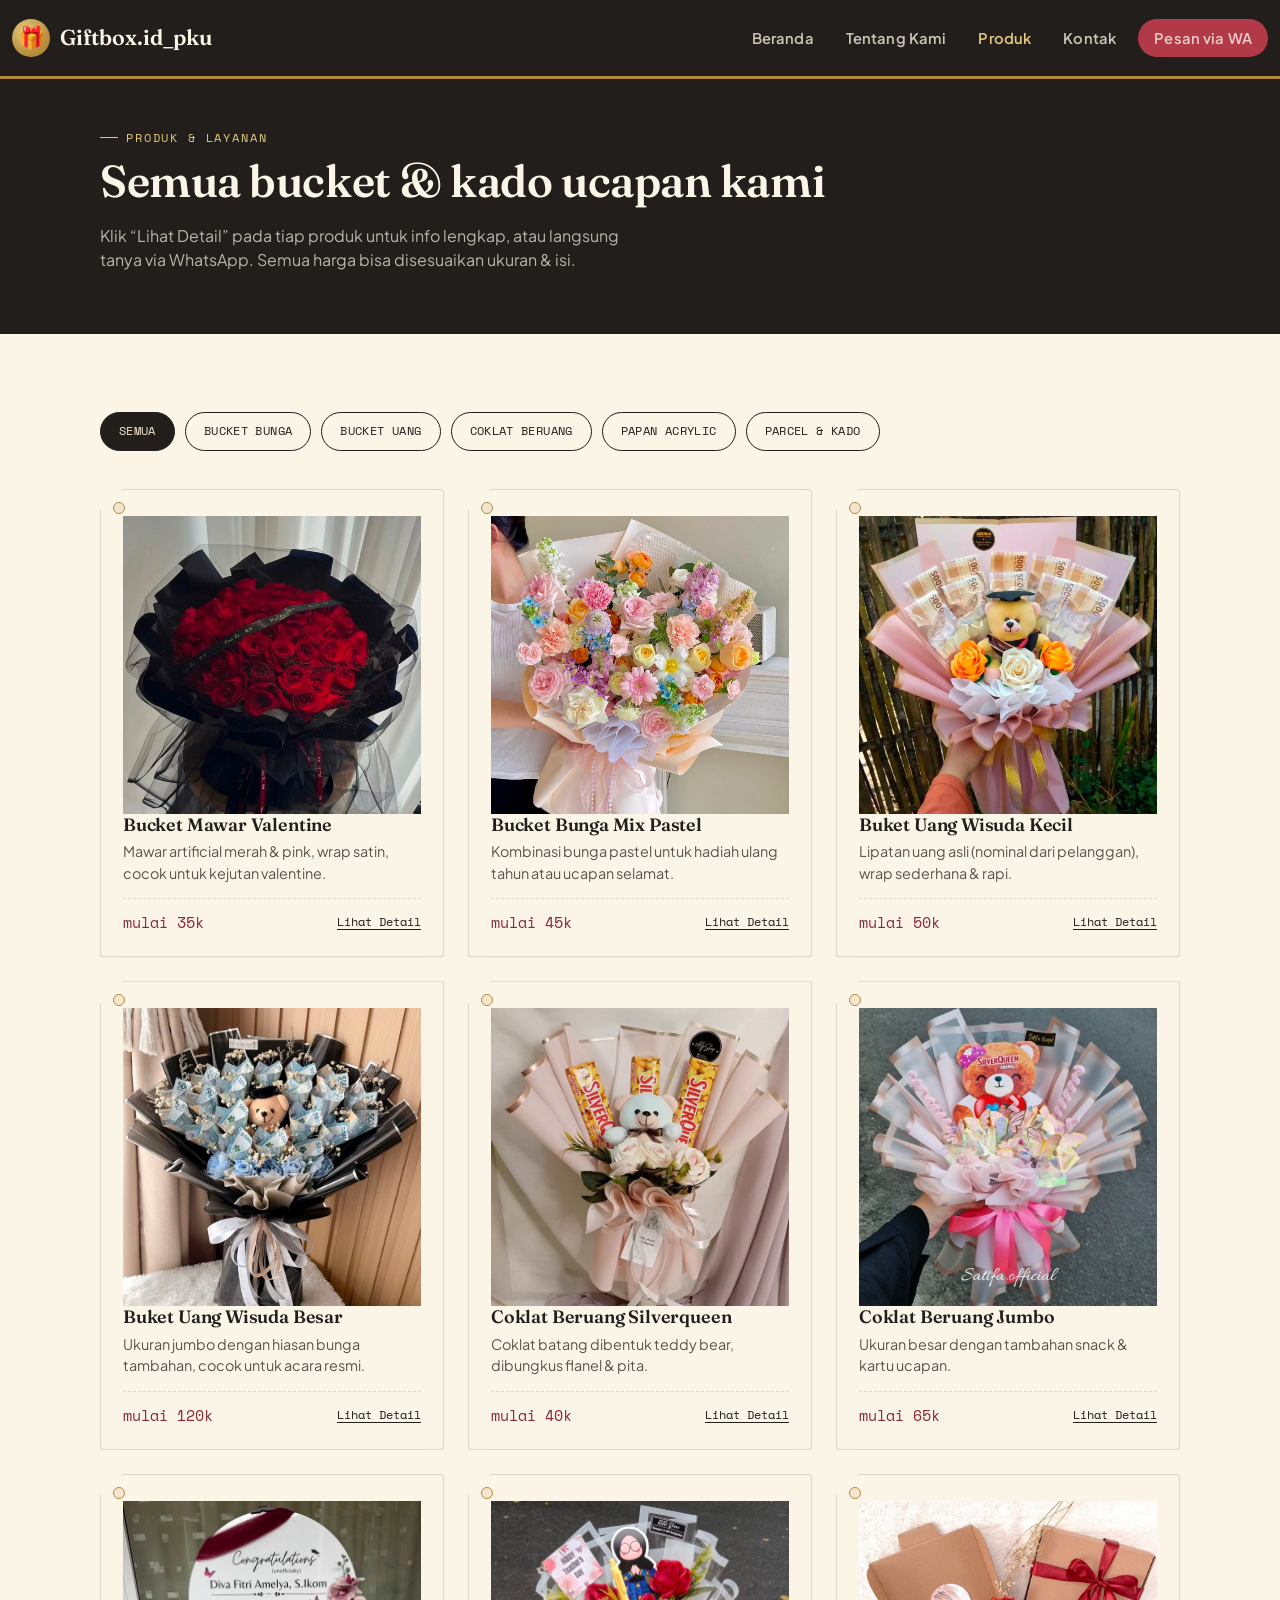
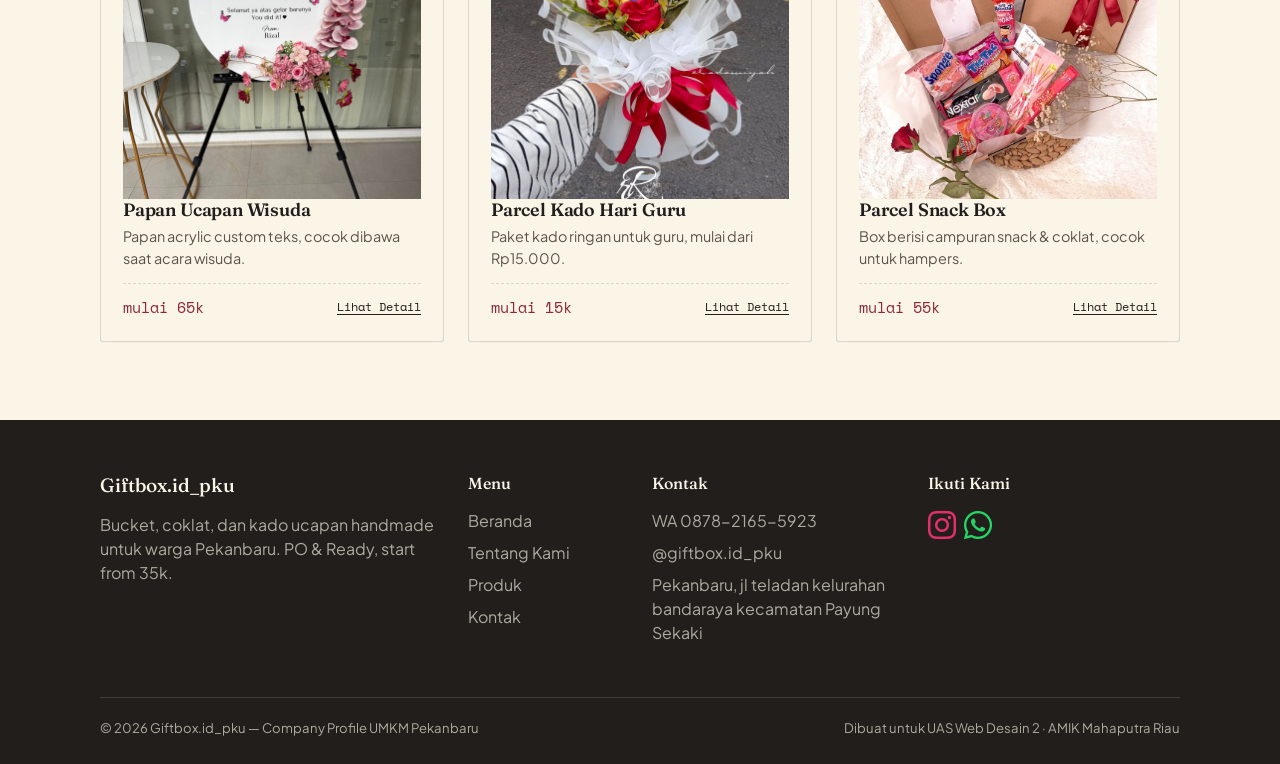
<file: produk.html>
<!DOCTYPE html>
<html lang="id">
<head>
<meta charset="UTF-8">
<meta name="viewport" content="width=device-width, initial-scale=1.0">
<title>Produk — Giftbox.id_pku</title>

<link rel="preconnect" href="https://fonts.googleapis.com">
<link href="https://fonts.googleapis.com/css2?family=Fraunces:opsz,wght@9..144,500;9..144,600;9..144,700&family=Plus+Jakarta+Sans:wght@400;500;600;700;800&family=Space+Mono:wght@400;700&display=swap" rel="stylesheet">
<link rel="stylesheet" href="https://cdnjs.cloudflare.com/ajax/libs/bootstrap/5.3.3/css/bootstrap.min.css">
<link rel="stylesheet" href="style.css">
<link rel="stylesheet" href="https://cdnjs.cloudflare.com/ajax/libs/font-awesome/6.5.0/css/all.min.css">
</head>
<body>

<!-- ============================== NAVBAR ============================== -->
<nav class="navbar navbar-expand-lg gb-navbar fixed-top 0px">
  <div class="container-fluid">
    <a class="navbar-brand" href="index.html"><span class="brand-mark">🎁</span> Giftbox.id_pku</a>
    <button class="navbar-toggler" type="button" data-bs-toggle="collapse" data-bs-target="#gbNav">
      <span class="navbar-toggler-icon"></span>
    </button>
    <div class="collapse navbar-collapse" id="gbNav">
      <ul class="navbar-nav ms-auto align-items-lg-center">
        <li class="nav-item"><a class="nav-link" data-page="index.html" href="index.html">Beranda</a></li>
        <li class="nav-item"><a class="nav-link" data-page="about.html" href="about.html">Tentang Kami</a></li>
        <li class="nav-item"><a class="nav-link active" data-page="produk.html" href="produk.html">Produk</a></li>
        <li class="nav-item"><a class="nav-link" data-page="kontak.html" href="kontak.html">Kontak</a></li>
        <li class="nav-item"><a class="nav-link nav-cta" href="https://wa.me/6287821655923" target="_blank">Pesan via WA</a></li>
      </ul>
    </div>
  </div>
</nav>

<!-- ============================== PAGE HEADER ============================== -->
<header class="page-header" style="padding-top:120px;">
  <div class="container-narrow">
    <span class="eyebrow">Produk &amp; Layanan</span>
    <h1 class="mt-2">Semua bucket &amp; kado ucapan kami</h1>
    <p class="mt-3">Klik “Lihat Detail” pada tiap produk untuk info lengkap, atau langsung tanya via WhatsApp. Semua harga bisa disesuaikan ukuran &amp; isi.</p>
  </div>
</header>

<!-- ============================== PRODUK ============================== -->
<section class="section-cream2">
  <div class="container-narrow">

    <div class="cat-pills">
      <button class="cat-pill active" data-filter="all">Semua</button>
      <button class="cat-pill" data-filter="bunga">Bucket Bunga</button>
      <button class="cat-pill" data-filter="uang">Bucket Uang</button>
      <button class="cat-pill" data-filter="coklat">Coklat Beruang</button>
      <button class="cat-pill" data-filter="acrylic">Papan Acrylic</button>
      <button class="cat-pill" data-filter="parcel">Parcel &amp; Kado</button>
    </div>

    <div class="row g-4">

      <!-- 1 -->
      <div class="col-md-6 col-lg-4 product-col">
        <div class="tag-card" data-category="bunga">
          <span class="tag-hole"></span>
          <img src="mawar.jpeg" alt="">
          <h4>Bucket Mawar Valentine</h4>
          <p>Mawar artificial merah &amp; pink, wrap satin, cocok untuk kejutan valentine.</p>
          <div class="tag-price">
            <span>mulai 35k</span>
            <button class="btn-tag" data-bs-toggle="modal" data-bs-target="#productModal"
              data-title="Bucket Mawar Valentine" data-price="Mulai Rp35.000"
              data-desc="Rangkaian mawar artificial warna merah dan pink dengan wrap satin serta pita gold. Bisa ditambah kartu ucapan gratis. Cocok untuk kejutan valentine, jadian, atau ulang tahun pasangan."
              data-category-label="Bucket Bunga" data-icon-target="#icon-1">Lihat Detail</button>
          </div>
        </div>
      </div>

      <!-- 2 -->
      <div class="col-md-6 col-lg-4 product-col">
        <div class="tag-card" data-category="bunga">
          <span class="tag-hole"></span>
          <img src="pastel.jpeg" alt="">
          <h4>Bucket Bunga Mix Pastel</h4>
          <p>Kombinasi bunga pastel untuk hadiah ulang tahun atau ucapan selamat.</p>
          <div class="tag-price">
            <span>mulai 45k</span>
            <button class="btn-tag" data-bs-toggle="modal" data-bs-target="#productModal"
              data-title="Bucket Bunga Mix Pastel" data-price="Mulai Rp45.000"
              data-desc="Kombinasi bunga artificial warna pastel dengan wrap kertas kraft dan pita gold. Cocok untuk ucapan selamat, ulang tahun, atau self-reward."
              data-category-label="Bucket Bunga" data-icon-target="#icon-2">Lihat Detail</button>
          </div>
        </div>
      </div>

      <!-- 3 -->
      <div class="col-md-6 col-lg-4 product-col">
        <div class="tag-card" data-category="uang">
          <span class="tag-hole"></span>
          <img src="wisudakecil.jpeg" alt="">
          <h4>Buket Uang Wisuda Kecil</h4>
          <p>Lipatan uang asli (nominal dari pelanggan), wrap sederhana &amp; rapi.</p>
          <div class="tag-price">
            <span>mulai 50k</span>
            <button class="btn-tag" data-bs-toggle="modal" data-bs-target="#productModal"
              data-title="Buket Uang Wisuda Kecil" data-price="Mulai Rp50.000 (belum termasuk uang)"
              data-desc="Buket dari lipatan uang asli sesuai nominal yang disediakan pelanggan, dirangkai dengan wrap kertas kraft dan pita. Cocok untuk hadiah wisuda ukuran kecil-sedang."
              data-category-label="Bucket Uang" data-icon-target="#icon-3">Lihat Detail</button>
          </div>
        </div>
      </div>

      <!-- 4 -->
      <div class="col-md-6 col-lg-4 product-col">
        <div class="tag-card" data-category="uang">
          <span class="tag-hole"></span>
          <img src="wisudabesar.jpeg" alt="">
          <h4>Buket Uang Wisuda Besar</h4>
          <p>Ukuran jumbo dengan hiasan bunga tambahan, cocok untuk acara resmi.</p>
          <div class="tag-price">
            <span>mulai 120k</span>
            <button class="btn-tag" data-bs-toggle="modal" data-bs-target="#productModal"
              data-title="Buket Uang Wisuda Besar" data-price="Mulai Rp120.000 (belum termasuk uang)"
              data-desc="Buket uang ukuran jumbo dengan tambahan bunga artificial dan pita besar. Cocok untuk hadiah wisuda utama atau acara resmi kampus."
              data-category-label="Bucket Uang" data-icon-target="#icon-4">Lihat Detail</button>
          </div>
        </div>
      </div>

      <!-- 5 -->
      <div class="col-md-6 col-lg-4 product-col">
        <div class="tag-card" data-category="coklat">
          <span class="tag-hole"></span>
          <img src="coklatkecil.jpeg" alt="">
          <h4>Coklat Beruang Silverqueen</h4>
          <p>Coklat batang dibentuk teddy bear, dibungkus flanel &amp; pita.</p>
          <div class="tag-price">
            <span>mulai 40k</span>
            <button class="btn-tag" data-bs-toggle="modal" data-bs-target="#productModal"
              data-title="Coklat Beruang Silverqueen" data-price="Mulai Rp40.000"
              data-desc="Coklat Silverqueen ukuran reguler dirangkai membentuk teddy bear, dibungkus flanel warna pilihan dan pita satin. Cocok untuk kado kecil sehari-hari."
              data-category-label="Coklat Beruang" data-icon-target="#icon-5">Lihat Detail</button>
          </div>
        </div>
      </div>

      <!-- 6 -->
      <div class="col-md-6 col-lg-4 product-col">
        <div class="tag-card" data-category="coklat">
          <span class="tag-hole"></span>
          <img src="coklatbesar.jpeg" alt="">
          <h4>Coklat Beruang Jumbo</h4>
          <p>Ukuran besar dengan tambahan snack &amp; kartu ucapan.</p>
          <div class="tag-price">
            <span>mulai 65k</span>
            <button class="btn-tag" data-bs-toggle="modal" data-bs-target="#productModal"
              data-title="Coklat Beruang Jumbo" data-price="Mulai Rp65.000"
              data-desc="Coklat Silverqueen ukuran jumbo, dilengkapi tambahan snack kecil dan kartu ucapan gratis. Favorit untuk kado ulang tahun atau ucapan selamat."
              data-category-label="Coklat Beruang" data-icon-target="#icon-6">Lihat Detail</button>
          </div>
        </div>
      </div>

      <!-- 7 -->
      <div class="col-md-6 col-lg-4 product-col">
        <div class="tag-card" data-category="acrylic">
          <span class="tag-hole"></span>
          <img src="papan.jpeg" alt="">
          <h4>Papan Ucapan Wisuda</h4>
          <p>Papan acrylic custom teks, cocok dibawa saat acara wisuda.</p>
          <div class="tag-price">
            <span>mulai 65k</span>
            <button class="btn-tag" data-bs-toggle="modal" data-bs-target="#productModal"
              data-title="Papan Ucapan Wisuda" data-price="Mulai Rp65.000"
              data-desc="Papan acrylic dengan teks ucapan custom sesuai request, dilengkapi stand agar bisa berdiri saat difoto. Cocok dibawa ke acara wisuda kampus."
              data-category-label="Papan Acrylic" data-icon-target="#icon-7">Lihat Detail</button>
          </div>
        </div>
      </div>

      <!-- 9 -->
      <div class="col-md-6 col-lg-4 product-col">
        <div class="tag-card" data-category="parcel">
          <span class="tag-hole"></span>
          <img src="guru.jpeg" alt="">
          <h4>Parcel Kado Hari Guru</h4>
          <p>Paket kado ringan untuk guru, mulai dari Rp15.000.</p>
          <div class="tag-price">
            <span>mulai 15k</span>
            <button class="btn-tag" data-bs-toggle="modal" data-bs-target="#productModal"
              data-title="Parcel Kado Hari Guru" data-price="Mulai Rp15.000"
              data-desc="Katalog spesial berisi beberapa pilihan parcel kado untuk guru mulai Rp15.000 hingga Rp55.000, cocok untuk momen Hari Guru atau ucapan terima kasih."
              data-category-label="Parcel &amp; Kado" data-icon-target="#icon-9">Lihat Detail</button>
          </div>
        </div>
      </div>

      <!-- 10 -->
      <div class="col-md-6 col-lg-4 product-col">
        <div class="tag-card" data-category="parcel">
          <span class="tag-hole"></span>
          <img src="gif.jpeg" alt="">
          <h4>Parcel Snack Box</h4>
          <p>Box berisi campuran snack &amp; coklat, cocok untuk hampers.</p>
          <div class="tag-price">
            <span>mulai 55k</span>
            <button class="btn-tag" data-bs-toggle="modal" data-bs-target="#productModal"
              data-title="Parcel Snack Box" data-price="Mulai Rp55.000"
              data-desc="Box berisi campuran snack kekinian dan coklat, dikemas rapi dengan pita. Cocok untuk hampers kantor, hadiah kecil, atau ucapan terima kasih."
              data-category-label="Parcel &amp; Kado" data-icon-target="#icon-10">Lihat Detail</button>
          </div>
        </div>
      </div>

    </div>
  </div>
</section>

<!-- ============================== MODAL DETAIL PRODUK ============================== -->
<div class="modal fade" id="productModal" tabindex="-1" aria-hidden="true">
  <div class="modal-dialog modal-dialog-centered">
    <div class="modal-content">
      <div class="modal-header">
        <h5 class="modal-title" id="modalTitle">Nama Produk</h5>
        <button type="button" class="btn-close" data-bs-dismiss="modal"></button>
      </div>
      <div class="modal-body p-4">
        <div class="d-flex align-items-center gap-3 mb-3">
          <div class="tag-icon" style="width:70px;height:70px;margin-bottom:0;flex-shrink:0;" id="modalIcon"></div>
          <div>
            <span class="badge-po" id="modalCategory">Kategori</span>
            <div class="fw-bold mt-1" id="modalPrice" style="color:var(--rose-dark);font-family:var(--font-tag);">Harga</div>
          </div>
        </div>
        <p id="modalDesc" style="color:var(--ink-soft);">Deskripsi produk.</p>
      </div>
      <div class="modal-footer" style="border:none;">
        <a href="#" id="modalWaLink" target="_blank" class="btn-gb-primary w-100 justify-content-center">Pesan via WhatsApp</a>
      </div>
    </div>
  </div>
</div>

<!-- ============================== FOOTER ============================== -->
<footer class="gb-footer">
  <div class="container-narrow">
    <div class="row g-4">
      <div class="col-md-4">
        <h5>Giftbox.id_pku</h5>
        <p class="mt-3">Bucket, coklat, dan kado ucapan handmade untuk warga Pekanbaru. PO &amp; Ready, start from 35k.</p>
      </div>
      <div class="col-md-2">
        <h5 style="font-size:1rem;">Menu</h5>
        <ul class="list-unstyled mt-3">
          <li class="mb-2"><a href="index.html">Beranda</a></li>
          <li class="mb-2"><a href="about.html">Tentang Kami</a></li>
          <li class="mb-2"><a href="produk.html">Produk</a></li>
          <li class="mb-2"><a href="kontak.html">Kontak</a></li>
        </ul>
      </div>
      <div class="col-md-3">
        <h5 style="font-size:1rem;">Kontak</h5>
        <ul class="list-unstyled mt-3">
          <li class="mb-2">WA 0878-2165-5923</li>
          <li class="mb-2">@giftbox.id_pku</li>
          <li class="mb-2">Pekanbaru, jl teladan kelurahan bandaraya kecamatan Payung Sekaki</li>
        </ul>
      </div>
      <div class="col-md-3">
        <h5 style="font-size:1rem;">Ikuti Kami</h5>
        <div class="d-flex gap-2 mt-3">
          <a href="https://instagram.com/giftbox.id_pku" target="_blank" style="color: #E1306C;">
          <i class="fab fa-instagram fa-2x"></i>
          </a>
          <a href="https://wa.me/6287821655923" target="_blank" style="color: #25D366;">
          <i class="fab fa-whatsapp fa-2x"></i>
          </a>
        </div>
      </div>
    </div>
    <div class="footer-bottom">
      <span>© 2026 Giftbox.id_pku — Company Profile UMKM Pekanbaru</span>
      <span>Dibuat untuk UAS Web Desain 2 · AMIK Mahaputra Riau</span>
    </div>
  </div>
</footer>

<script src="https://cdnjs.cloudflare.com/ajax/libs/bootstrap/5.3.3/js/bootstrap.bundle.min.js"></script>
<script src="main.js"></script>
</body>
</html>
</file>
<file: style.css>
/* ==========================================================================
   Giftbox.id_pku — Company Profile
   Design tokens
   ========================================================================== */
:root{
  --cream:      #F3E6CF;   /* kraft paper background */
  --cream-2:    #FBF5E8;   /* lighter card surface */
  --charcoal:   #221E1B;   /* near-black, from IG dark theme */
  --charcoal-2: #322C27;
  --rose:       #B23A48;   /* valentine rose-red accent */
  --rose-dark:  #8C2836;
  --gold:       #B4893C;   /* metallic gold, tag string */
  --gold-light: #E4C97C;
  --blush:      #F4DDE0;   /* soft alternate section bg */
  --ink:        #241F1C;
  --ink-soft:   #5C534B;
  --line:       rgba(34,30,27,0.14);

  --font-display: "Fraunces", Georgia, serif;
  --font-body: "Plus Jakarta Sans", -apple-system, Segoe UI, sans-serif;
  --font-tag: "Space Mono", monospace;

  --radius: 6px;
  --shadow-tag: 0 10px 24px rgba(34,30,27,0.14);
}

*{ box-sizing:border-box; }
html{ scroll-behavior:smooth; }
body{
  font-family: var(--font-body);
  color: var(--ink);
  background: var(--cream);
  -webkit-font-smoothing: antialiased;
}
h1,h2,h3,h4,.font-display{
  font-family: var(--font-display);
  font-weight: 600;
  letter-spacing: -0.01em;
  color: var(--charcoal);
}
a{ text-decoration:none; }
img{ max-width:100%; display:block; }
.container-narrow{ max-width: 1120px; margin:0 auto; padding:0 20px; }

/* Eyebrow / small caps label ---------------------------------------------*/
.eyebrow{
  font-family: var(--font-tag);
  font-size: 0.72rem;
  letter-spacing: 0.16em;
  text-transform: uppercase;
  color: var(--rose);
  display:inline-flex;
  align-items:center;
  gap:8px;
}
.eyebrow::before{
  content:"";
  width:18px; height:1px;
  background: var(--rose);
  display:inline-block;
}

/* ==========================================================================
   Navbar
   ========================================================================== */
.gb-navbar{
  background: var(--charcoal);
  padding: 14px 0;
  border-bottom: 3px solid var(--gold);
}
.gb-navbar .navbar-brand{
  font-family: var(--font-display);
  font-weight: 600;
  font-size: 1.35rem;
  color: var(--cream-2) !important;
  display:flex;
  align-items:center;
  gap:10px;
}
.gb-navbar .brand-mark{
  width:38px;height:38px;border-radius:50%;
  background: radial-gradient(circle at 35% 30%, var(--gold-light), var(--gold) 70%);
  display:flex;align-items:center;justify-content:center;
  flex-shrink:0;
}
.gb-navbar .navbar-nav .nav-link{
  color: rgba(251,245,232,0.78) !important;
  font-weight:600;
  font-size:0.92rem;
  padding: 8px 16px !important;
  letter-spacing:0.01em;
}
.gb-navbar .navbar-nav .nav-link:hover,
.gb-navbar .navbar-nav .nav-link.active{
  color: var(--gold-light) !important;
}
.gb-navbar .nav-cta{
  background: var(--rose);
  color: #fff !important;
  border-radius: 999px;
  padding: 8px 20px !important;
  margin-left: 6px;
}
.gb-navbar .nav-cta:hover{ background: var(--rose-dark); color:#fff !important; }
.gb-navbar .navbar-toggler{ border-color: rgba(251,245,232,0.4); }

/* ==========================================================================
   Buttons
   ========================================================================== */
.btn-gb-primary{
  background: var(--rose);
  color:#fff;
  border:none;
  border-radius: 999px;
  padding: 13px 30px;
  font-weight: 700;
  font-size: 0.95rem;
  transition: transform .15s ease, background .15s ease;
  display:inline-flex; align-items:center; gap:10px;
}
.btn-gb-primary:hover{ background: var(--rose-dark); color:#fff; transform: translateY(-2px); }
.btn-gb-outline{
  background: transparent;
  color: var(--charcoal);
  border: 1.5px solid var(--charcoal);
  border-radius: 999px;
  padding: 12px 28px;
  font-weight:700;
  font-size:0.95rem;
  transition: all .15s ease;
  display:inline-flex; align-items:center; gap:10px;
}
.btn-gb-outline:hover{ background: var(--charcoal); color: var(--cream); }

/* ==========================================================================
   Hero
   ========================================================================== */
.hero{
  background: linear-gradient(180deg, var(--cream) 0%, var(--blush) 100%);
  padding: 70px 0 90px;
  position:relative;
  overflow:hidden;
}
.hero h1{
  font-size: clamp(2.4rem, 5vw, 3.6rem);
  line-height: 1.06;
}
.hero h1 em{
  font-style: normal;
  color: var(--rose);
}
.hero p.lead-text{
  color: var(--ink-soft);
  font-size: 1.08rem;
  max-width: 480px;
  margin-top: 18px;
}
.price-badge{
  display:inline-flex;
  align-items:center;
  gap:10px;
  background: var(--charcoal);
  color: var(--gold-light);
  font-family: var(--font-tag);
  font-size: 0.85rem;
  padding: 9px 18px;
  border-radius: 999px;
  margin-bottom: 22px;
}
.price-badge .dot{ width:7px;height:7px;border-radius:50%;background:var(--rose); }

/* Hero visual: stack of gift-tag illustration cards */
.hero-art{ position:relative; height: 420px; }
.hero-art svg{ width:100%; height:100%; }

/* Torn-edge divider (scissor-cut ribbon) ---------------------------------*/
.torn-divider{
  display:block;
  width:100%;
  height:34px;
  margin-top:-2px;
}
.torn-divider path{ fill: var(--cream-2); }
.section-blush + .torn-divider path{ fill: var(--blush); }

/* ==========================================================================
   Sections
   ========================================================================== */
section{ padding: 78px 0; }
.section-blush{ background: var(--blush); }
.section-cream2{ background: var(--cream-2); }
.section-dark{ background: var(--charcoal); color: var(--cream-2); }
.section-dark h2, .section-dark h3{ color: var(--cream-2); }
.section-head{ max-width: 620px; margin-bottom: 46px; }
.section-head h2{ font-size: clamp(1.7rem, 3vw, 2.3rem); margin-top:10px; }

/* ==========================================================================
   Gift-tag product card — signature element
   ========================================================================== */
.tag-card{
  position:relative;
  background: var(--cream-2);
  border: 1px solid var(--line);
  border-radius: 4px;
  padding: 26px 22px 22px;
  height:100%;
  box-shadow: var(--shadow-tag);
  transition: transform .18s ease, box-shadow .18s ease;
  clip-path: polygon(22px 0, 100% 0, 100% 100%, 0 100%, 0 22px);
}
.tag-card:hover{ transform: translateY(-6px); box-shadow: 0 18px 34px rgba(34,30,27,0.2); }
.tag-hole{
  position:absolute;
  top:12px; left:12px;
  width:12px; height:12px;
  border-radius:50%;
  background: var(--cream);
  border: 1.5px solid var(--gold);
}
.tag-icon{
  width:100%;
  height:130px;
  display:flex;
  align-items:center;
  justify-content:center;
  background: var(--blush);
  border-radius: 3px;
  margin-bottom:16px;
}
.tag-icon svg{ width:78px; height:78px; }
.tag-card h4{ font-size:1.12rem; margin-bottom:6px; }
.tag-card p{ color: var(--ink-soft); font-size:0.9rem; margin-bottom:14px; }
.tag-price{
  font-family: var(--font-tag);
  font-size: 0.95rem;
  color: var(--rose-dark);
  border-top: 1px dashed var(--line);
  padding-top: 12px;
  display:flex;
  justify-content:space-between;
  align-items:center;
}
.tag-price .btn-tag{
  background:none; border:none;
  color: var(--charcoal);
  font-family: var(--font-tag);
  font-size:0.78rem;
  text-decoration:underline;
  text-underline-offset:3px;
  padding:0;
}

/* category pill filter */
.cat-pills{ display:flex; flex-wrap:wrap; gap:10px; margin-bottom:38px; }
.cat-pill{
  font-family: var(--font-tag);
  font-size:0.78rem;
  letter-spacing:0.03em;
  text-transform:uppercase;
  padding: 9px 18px;
  border-radius:999px;
  border: 1.5px solid var(--charcoal);
  background:transparent;
  color: var(--charcoal);
  cursor:pointer;
  transition: all .15s ease;
}
.cat-pill.active, .cat-pill:hover{ background: var(--charcoal); color: var(--cream); }

/* ==========================================================================
   About page bits
   ========================================================================== */
.stat-box{
  border-left: 3px solid var(--rose);
  padding-left: 16px;
}
.stat-box .num{
  font-family: var(--font-display);
  font-size: 2.1rem;
  color: var(--charcoal);
  line-height:1;
}
.stat-box .label{
  font-family: var(--font-tag);
  font-size:0.72rem;
  letter-spacing:0.08em;
  text-transform:uppercase;
  color: var(--ink-soft);
}
.value-row{
  display:flex; gap:16px; align-items:flex-start;
  padding:20px 0; border-bottom:1px solid var(--line);
}
.value-row:last-child{ border-bottom:none; }
.value-num{
  font-family: var(--font-tag);
  color: var(--gold);
  font-size:0.85rem;
  padding-top:4px;
}

/* Testimoni card */
.testi-card{
  background: var(--cream-2);
  border-radius: var(--radius);
  padding: 26px;
  border: 1px solid var(--line);
  height:100%;
}
.testi-card .quote-mark{
  font-family: var(--font-display);
  font-size: 2.6rem;
  color: var(--rose);
  line-height:0.6;
  display:block;
  margin-bottom:10px;
}
.testi-name{ font-weight:700; font-size:0.9rem; margin-top:14px; }
.testi-role{ font-family: var(--font-tag); font-size:0.72rem; color: var(--ink-soft); text-transform:uppercase; }

/* ==========================================================================
   Contact page
   ========================================================================== */
.contact-panel{
  background: var(--charcoal);
  color: var(--cream-2);
  border-radius: var(--radius);
  padding: 40px;
}
.contact-panel .eyebrow{ color: var(--gold-light); }
.contact-panel .eyebrow::before{ background: var(--gold-light); }
.contact-item{ display:flex; gap:14px; margin-bottom:22px; align-items:flex-start; }
.contact-item .ic{
  width:40px;height:40px;border-radius:50%;
  background: rgba(228,201,124,0.14);
  display:flex;align-items:center;justify-content:center;
  flex-shrink:0;
}
.contact-item .ic svg{ width:18px;height:18px; }
.contact-item h5{ color: var(--cream-2); font-size:0.95rem; margin-bottom:2px; }
.contact-item p{ color: rgba(251,245,232,0.65); font-size:0.88rem; margin:0; }

.form-gb .form-label{
  font-family: var(--font-tag);
  font-size:0.72rem;
  letter-spacing:0.06em;
  text-transform:uppercase;
  color: var(--ink-soft);
}
.form-gb .form-control{
  background: var(--cream-2);
  border: 1.5px solid var(--line);
  border-radius: 4px;
  padding: 12px 14px;
  font-size:0.94rem;
}
.form-gb .form-control:focus{
  border-color: var(--rose);
  box-shadow: 0 0 0 3px rgba(178,58,72,0.15);
}
.form-gb .invalid-feedback{ font-size:0.78rem; }
.form-gb .form-control.is-invalid{ border-color:#c0392b; }
.map-frame{
  border-radius: var(--radius);
  overflow:hidden;
  border: 1px solid var(--line);
  height: 320px;
}
.map-frame iframe{ width:100%; height:100%; border:0; }

.alert-gb-success{
  background: rgba(178,58,72,0.08);
  border: 1px solid var(--rose);
  color: var(--rose-dark);
  border-radius:4px;
  padding:14px 18px;
  font-size:0.9rem;
  display:none;
}

/* ==========================================================================
   Footer
   ========================================================================== */
.gb-footer{
  background: var(--charcoal);
  color: rgba(251,245,232,0.65);
  padding: 54px 0 26px;
}
.gb-footer h5{ color: var(--cream-2); font-family: var(--font-display); font-size:1.2rem; }
.gb-footer a{ color: rgba(251,245,232,0.65); }
.gb-footer a:hover{ color: var(--gold-light); }
.footer-bottom{
  border-top:1px solid rgba(251,245,232,0.14);
  margin-top:36px;
  padding-top:20px;
  font-size:0.82rem;
  display:flex;
  justify-content:space-between;
  flex-wrap:wrap;
  gap:10px;
}
.social-dot{
  width:38px;height:38px;border-radius:50%;
  border:1px solid rgba(251,245,232,0.3);
  display:flex;align-items:center;justify-content:center;
  transition: all .15s ease;
}
.social-dot:hover{ background: var(--gold); border-color: var(--gold); }
.social-dot svg{ width:16px;height:16px; }

/* ==========================================================================
   Misc / utility
   ========================================================================== */
.badge-po{
  font-family: var(--font-tag);
  font-size:0.68rem;
  text-transform:uppercase;
  letter-spacing:0.05em;
  padding: 3px 9px;
  border-radius: 999px;
  background: rgba(178,58,72,0.12);
  color: var(--rose-dark);
}
.page-header{
  background: var(--charcoal);
  color: var(--cream-2);
  padding: 64px 0 46px;
}
.page-header .eyebrow{ color: var(--gold-light); }
.page-header .eyebrow::before{ background: var(--gold-light); }
.page-header h1{ color: var(--cream-2); font-size: clamp(2rem,4vw,2.8rem); }
.page-header p{ color: rgba(251,245,232,0.7); max-width:560px; }

.accordion-gb .accordion-button{
  font-family: var(--font-display);
  font-weight:600;
  background: var(--cream-2);
  color: var(--charcoal);
}
.accordion-gb .accordion-button:not(.collapsed){
  color: var(--rose-dark);
  background: var(--blush);
  box-shadow:none;
}
.accordion-gb .accordion-item{ border-color: var(--line); }

/* modal tweaks */
.modal-content{ border-radius:6px; border:none; }
.modal-header{ background: var(--charcoal); color: var(--cream-2); border:none; }
.modal-header .btn-close{ filter: invert(1); }

@media (max-width: 767px){
  .hero{ padding: 46px 0 60px; text-align:center; }
  .hero-art{ height:280px; margin-top:36px; }
  section{ padding:56px 0; }
  .contact-panel{ padding:28px; }
}
</file>
